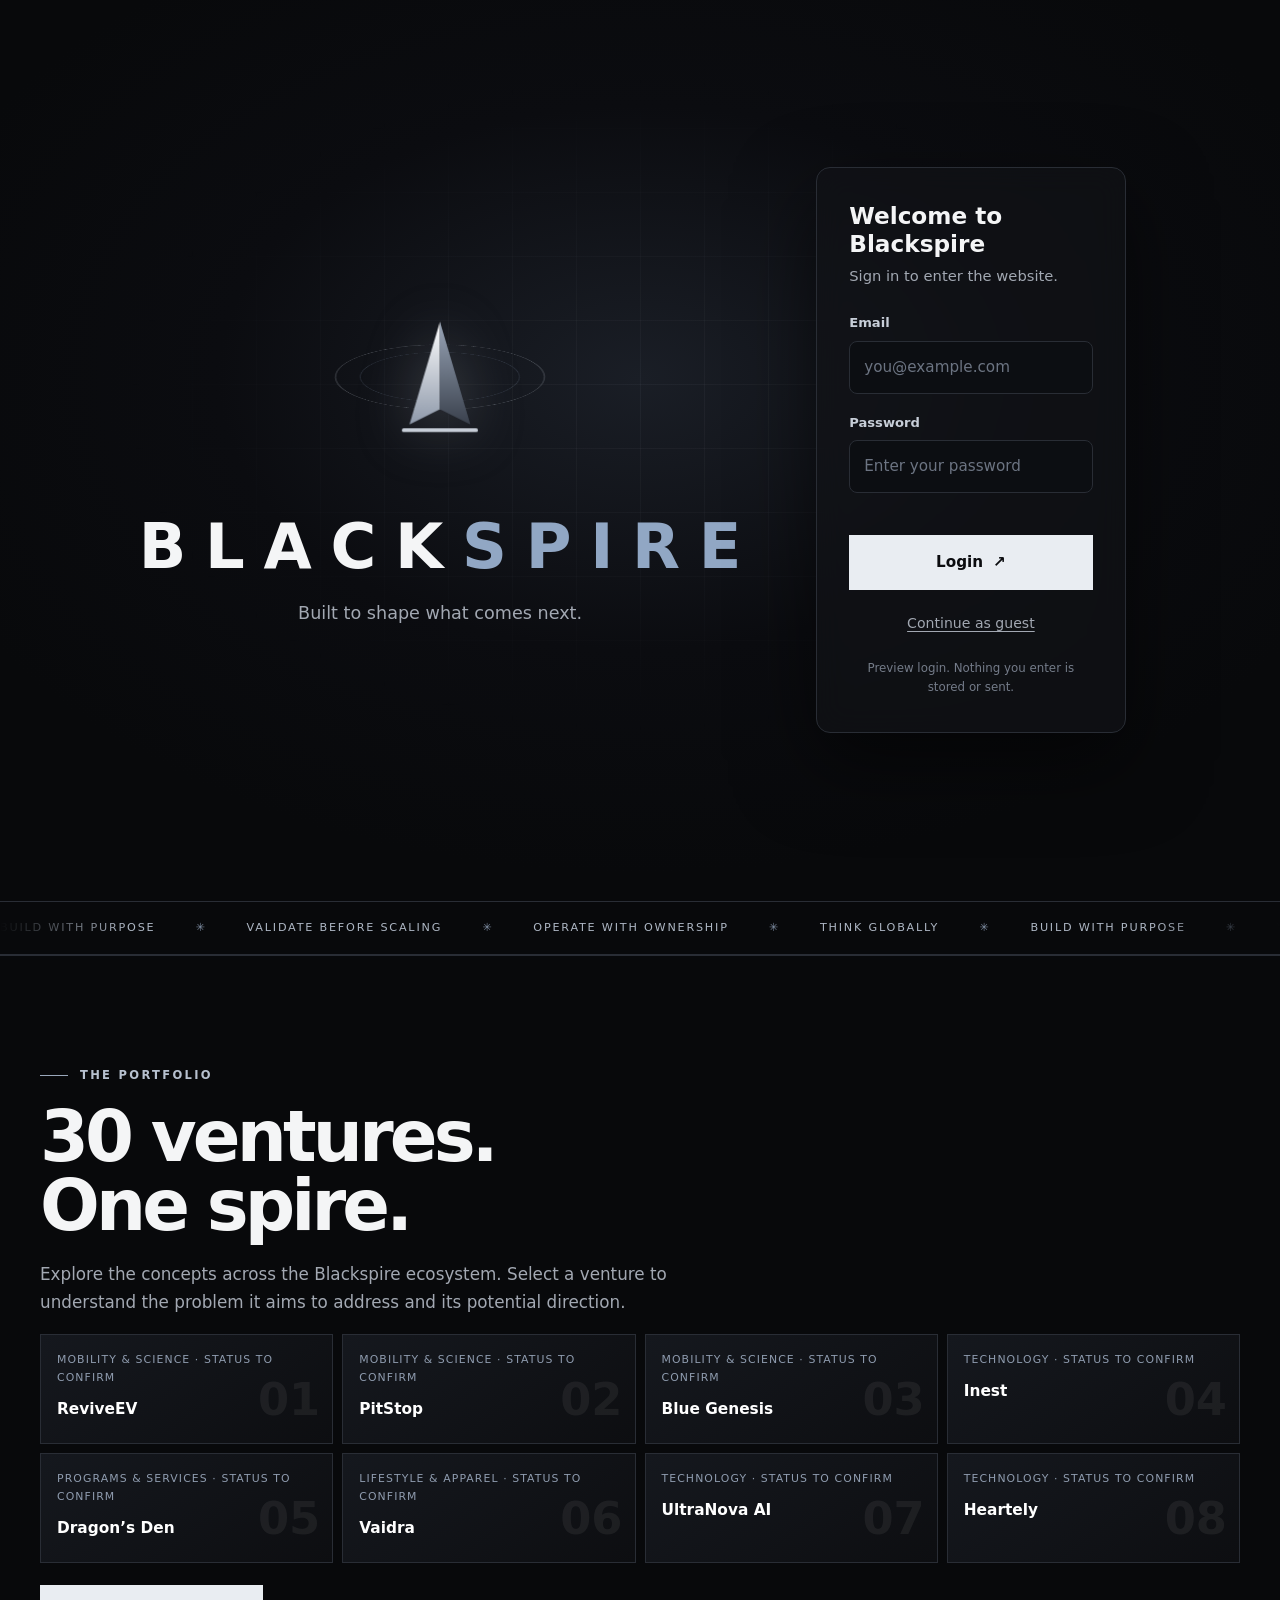
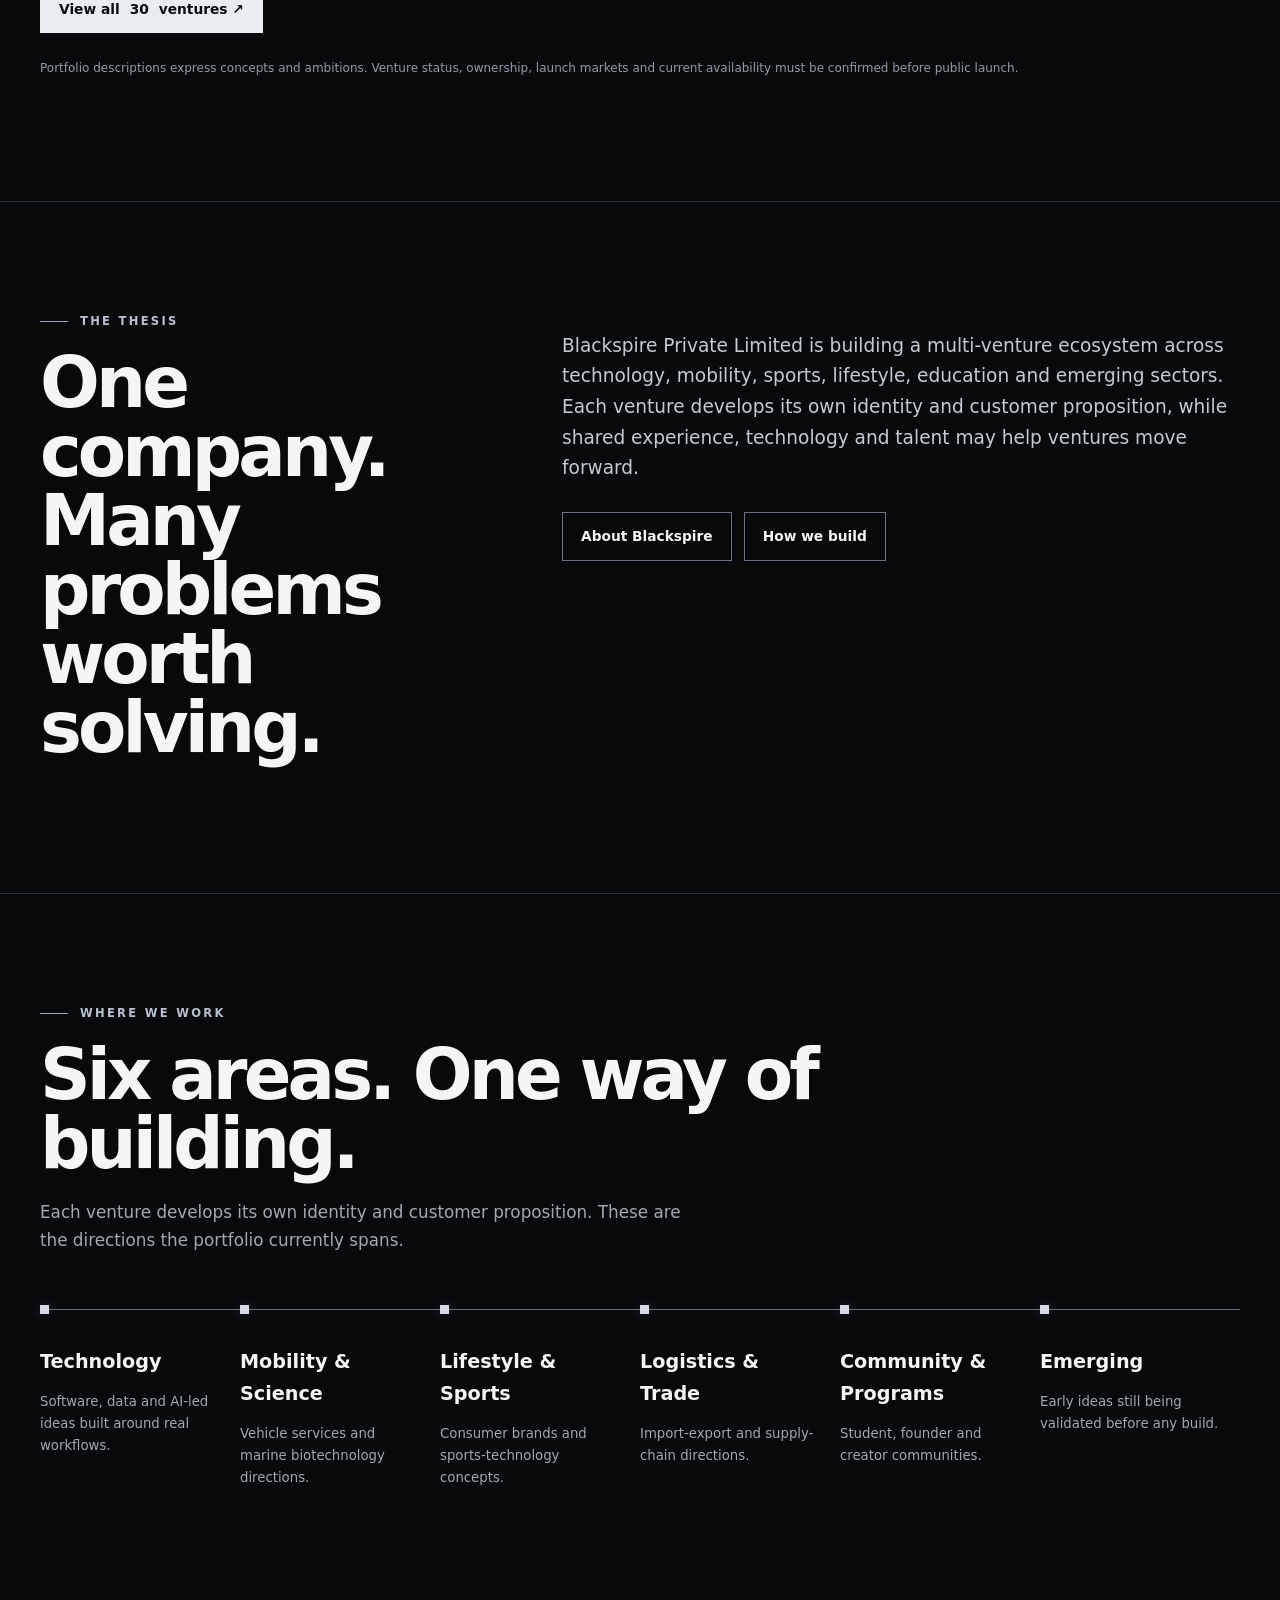
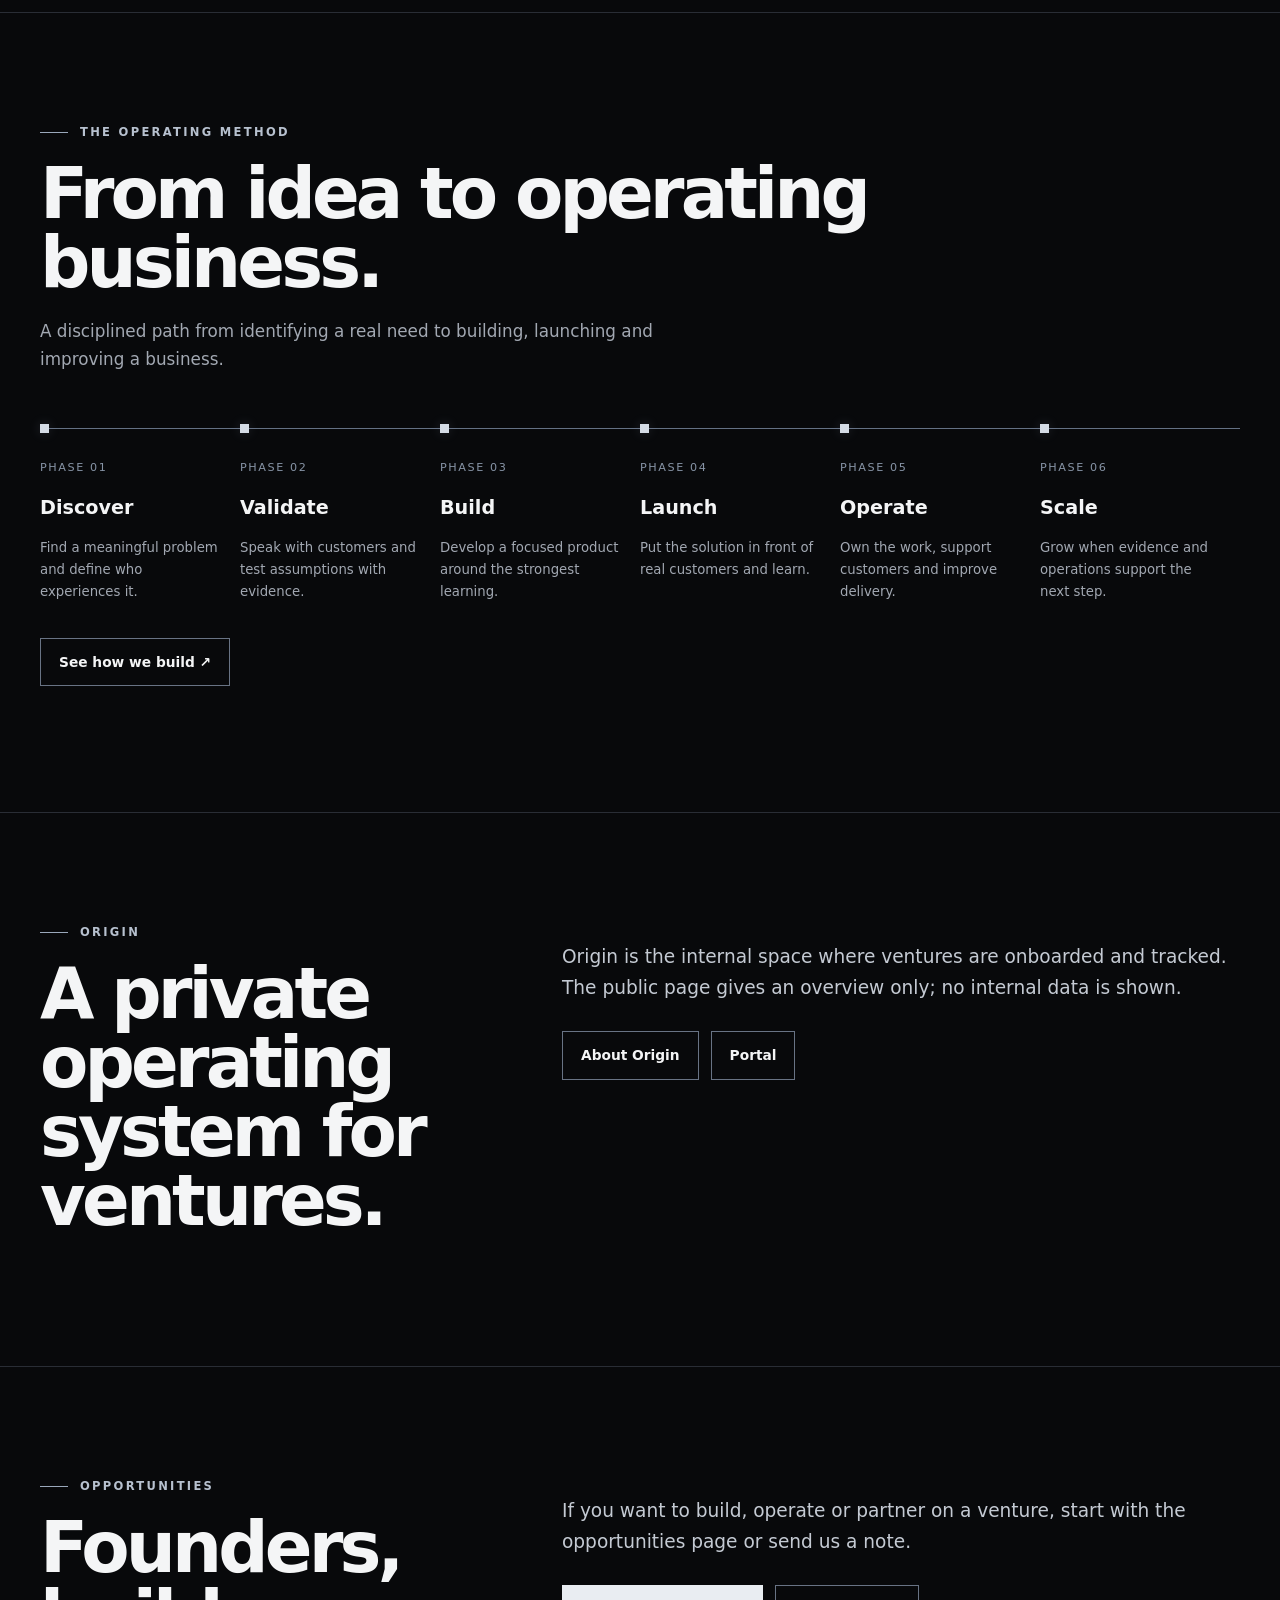
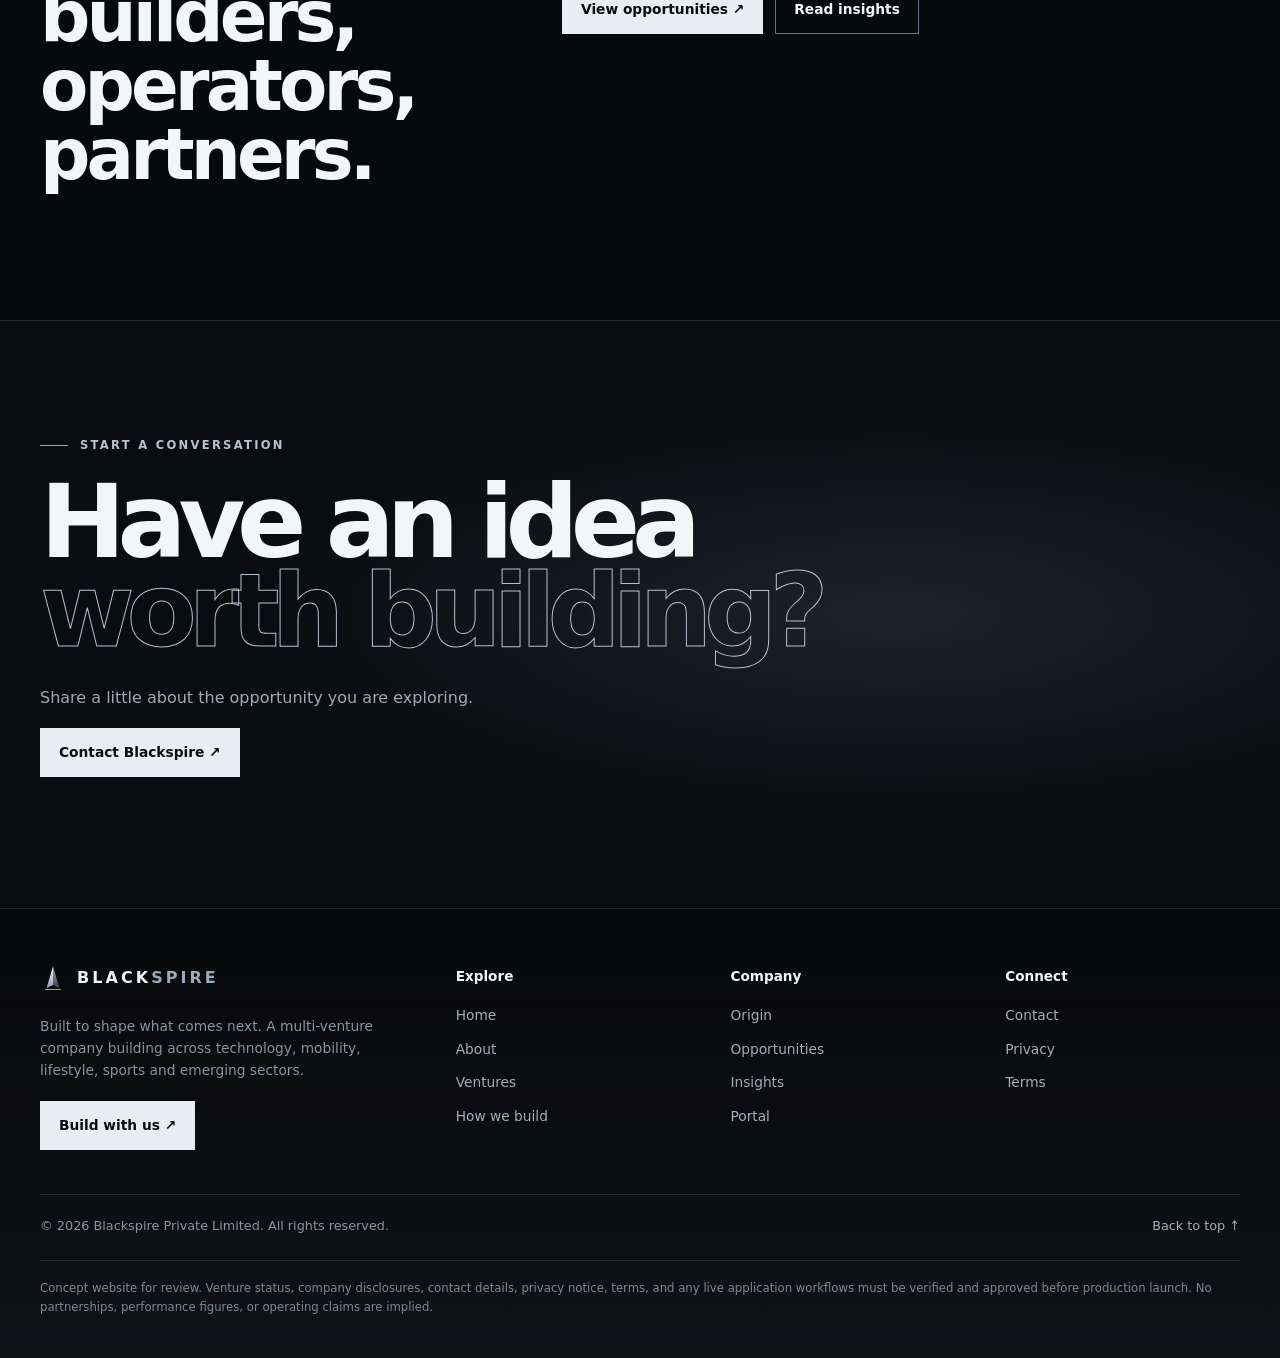
<file: index.html>
<!doctype html>
<html lang="en">
  <head>
    <meta charset="utf-8" />
    <meta name="viewport" content="width=device-width, initial-scale=1" />
    <meta name="theme-color" content="#08090b" />
    <title>Blackspire — Built to shape what comes next</title>
    <meta
      name="description"
      content="Blackspire builds ventures, develops technology and connects people around ambitious ideas across technology, mobility, sports, lifestyle and education."
    />
    <meta property="og:title" content="Blackspire — Built to shape what comes next" />
    <meta
      property="og:description"
      content="Blackspire builds ventures, develops technology and connects people around ambitious ideas across technology, mobility, sports, lifestyle and education."
    />
    <meta property="og:type" content="website" />
    <link rel="icon" type="image/svg+xml" href="logo-mark.svg" />
    <link rel="stylesheet" href="style.css" />
  </head>
  <body>
    <div class="intro-gate" id="introGate" role="dialog" aria-modal="true" aria-labelledby="loginTitle">
      <div class="intro-inner">
        <div class="intro-brand">
          <div class="intro-emblem" aria-hidden="true">
            <span class="intro-ring"></span><span class="intro-ring two"></span>
            <svg class="intro-spire" viewBox="0 0 64 64">
              <defs>
                <linearGradient id="gL" x1="0" y1="0" x2="0" y2="1"><stop offset="0" stop-color="#ffffff" /><stop offset="1" stop-color="#8e99aa" /></linearGradient>
                <linearGradient id="gR" x1="0" y1="0" x2="0" y2="1"><stop offset="0" stop-color="#9aa6b8" /><stop offset="1" stop-color="#3a414d" /></linearGradient>
              </defs>
              <path class="f" d="M32 3 L16 57 L32 49 Z" fill="url(#gL)" />
              <path class="f r" d="M32 3 L48 57 L32 49 Z" fill="url(#gR)" />
              <rect class="b" x="12" y="59" width="40" height="2" rx="1" fill="#c7ced8" />
            </svg>
          </div>
          <div class="intro-word">BLACK<span>SPIRE</span></div>
          <p class="intro-tag">Built to shape what comes next.</p>
        </div>
        <form class="login-card" id="loginForm" novalidate>
          <h2 id="loginTitle">Welcome to Blackspire</h2>
          <p class="login-sub">Sign in to enter the website.</p>
          <label for="loginEmail">Email</label>
          <input id="loginEmail" name="email" type="email" autocomplete="email" placeholder="you@example.com" />
          <label for="loginPass">Password</label>
          <input id="loginPass" name="password" type="password" autocomplete="current-password" placeholder="Enter your password" />
          <p class="login-error" id="loginError" role="alert" aria-live="polite"></p>
          <button class="btn primary login-btn" type="submit">Login <span>↗</span></button>
          <button class="login-guest" id="loginGuest" type="button">Continue as guest</button>
          <p class="login-note">Preview login. Nothing you enter is stored or sent.</p>
        </form>
      </div>
    </div>
    <a class="skip" href="#main">Skip to content</a>
    <header class="topbar">
      <div class="wrap nav">
        <a class="brand" href="index.html" aria-label="Blackspire home"><img class="brand-mark" src="logo-mark.svg" alt="" width="26" height="26" /><b>BLACK<span>SPIRE</span></b></a>
        <button class="menu-toggle" id="menuToggle" aria-expanded="false" aria-controls="navLinks">
          Menu ☰
        </button>
        <nav class="navlinks" id="navLinks" aria-label="Main navigation">
          <a href="about.html">About</a><a href="ventures.html">Ventures</a
          ><a href="how-we-build.html">How We Build</a><a href="origin.html">Origin</a
          ><a href="opportunities.html">Opportunities</a><a href="insights.html">Insights</a>
        </nav>
        <a class="nav-cta" href="contact.html">Build with us ↗</a>
      </div>
    </header>
    <main id="main">
      <section class="hero">
        <div class="wrap hero-grid">
          <div class="hero-copy">
            <div class="eyebrow">A multi-venture company</div>
            <h1>Built to shape <span class="outline">what comes</span> next.</h1>
            <p>
              Blackspire builds ventures, develops technology, and connects people around ambitious ideas.
              Across industries, we work to turn meaningful problems into structured businesses with the
              potential to grow.
            </p>
            <div class="hero-actions">
              <a class="btn primary" href="ventures.html">Explore the ecosystem <span>↘</span></a
              ><a class="btn" href="contact.html">Build with Blackspire ↗</a>
            </div>
            <div class="hero-note">One vision. Multiple ventures. A global ambition.</div>
          </div>
          <div class="visual" role="img" aria-label="Abstract metallic spire surrounded by orbital lines">
            <div class="orbital"></div>
            <div class="orbital two"></div>
            <div class="spire-scene">
              <div class="spire">
                <div class="face side"></div>
                <div class="face front"></div>
                <div class="edge"></div>
                <div class="lightline"></div>
                <div class="base"></div>
              </div>
            </div>
            <span class="star s1"></span><span class="star s2"></span><span class="star s3"></span
            ><span class="star s4"></span>
            <div class="visual-label"><b>BLACKSPIRE / 001</b>Architecture of ideas</div>
          </div>
        </div>
      </section>
      <div class="ticker" aria-label="Blackspire principles">
        <div class="wrap ticker-inner">
          <span>Build with purpose</span><span>Validate before scaling</span
          ><span>Operate with ownership</span><span>Think globally</span>
        </div>
      </div>
      <section class="section" id="ventures">
        <div class="wrap">
          <div class="portfolio-top">
            <div>
              <div class="eyebrow">The portfolio</div>
              <h2 class="section-heading"><span class="venture-count">30</span> ventures.<br />One spire.</h2>
              <p class="section-intro">
                Explore the concepts across the Blackspire ecosystem. Select a venture to understand the
                problem it aims to address and its potential direction.
              </p>
            </div>
          </div>
          <div class="venture-grid" id="ventureList" aria-label="Venture preview"></div>
          <p style="margin-top: 22px">
            <a class="btn primary" href="ventures.html"
              >View all <span class="venture-count">30</span> ventures ↗</a
            >
          </p>
          <p class="status-note">
            Portfolio descriptions express concepts and ambitions. Venture status, ownership, launch markets
            and current availability must be confirmed before public launch.
          </p>
        </div>
      </section>
      <section class="section">
        <div class="wrap about-grid">
          <div>
            <div class="eyebrow">The thesis</div>
            <h2 class="section-heading">One company. Many problems worth solving.</h2>
          </div>
          <div>
            <p class="about-copy">
              Blackspire Private Limited is building a multi-venture ecosystem across technology, mobility,
              sports, lifestyle, education and emerging sectors. Each venture develops its own identity and
              customer proposition, while shared experience, technology and talent may help ventures move
              forward.
            </p>
            <div class="link-row">
              <a class="btn" href="about.html">About Blackspire</a
              ><a class="btn" href="how-we-build.html">How we build</a>
            </div>
          </div>
        </div>
      </section>
      <section class="section" id="areas">
        <div class="wrap">
          <div class="eyebrow">Where we work</div>
          <h2 class="section-heading">Six areas. One way of building.</h2>
          <p class="section-intro">
            Each venture develops its own identity and customer proposition. These are the directions the
            portfolio currently spans.
          </p>
          <div class="process">
            <article class="process-step">
              <h3>Technology</h3>
              <p>Software, data and AI-led ideas built around real workflows.</p>
            </article>
            <article class="process-step">
              <h3>Mobility & Science</h3>
              <p>Vehicle services and marine biotechnology directions.</p>
            </article>
            <article class="process-step">
              <h3>Lifestyle & Sports</h3>
              <p>Consumer brands and sports-technology concepts.</p>
            </article>
            <article class="process-step">
              <h3>Logistics & Trade</h3>
              <p>Import-export and supply-chain directions.</p>
            </article>
            <article class="process-step">
              <h3>Community & Programs</h3>
              <p>Student, founder and creator communities.</p>
            </article>
            <article class="process-step">
              <h3>Emerging</h3>
              <p>Early ideas still being validated before any build.</p>
            </article>
          </div>
        </div>
      </section>
      <section class="section" id="method">
        <div class="wrap">
          <div class="eyebrow">The operating method</div>
          <h2 class="section-heading">From idea to operating business.</h2>
          <p class="section-intro">
            A disciplined path from identifying a real need to building, launching and improving a business.
          </p>
          <div class="process">
            <article class="process-step">
              <span class="stepno">PHASE 01</span>
              <h3>Discover</h3>
              <p>Find a meaningful problem and define who experiences it.</p>
            </article>
            <article class="process-step">
              <span class="stepno">PHASE 02</span>
              <h3>Validate</h3>
              <p>Speak with customers and test assumptions with evidence.</p>
            </article>
            <article class="process-step">
              <span class="stepno">PHASE 03</span>
              <h3>Build</h3>
              <p>Develop a focused product around the strongest learning.</p>
            </article>
            <article class="process-step">
              <span class="stepno">PHASE 04</span>
              <h3>Launch</h3>
              <p>Put the solution in front of real customers and learn.</p>
            </article>
            <article class="process-step">
              <span class="stepno">PHASE 05</span>
              <h3>Operate</h3>
              <p>Own the work, support customers and improve delivery.</p>
            </article>
            <article class="process-step">
              <span class="stepno">PHASE 06</span>
              <h3>Scale</h3>
              <p>Grow when evidence and operations support the next step.</p>
            </article>
          </div>
          <p style="margin-top: 22px"><a class="btn" href="how-we-build.html">See how we build ↗</a></p>
        </div>
      </section>
      <section class="section" id="origin-teaser">
        <div class="wrap about-grid">
          <div>
            <div class="eyebrow">Origin</div>
            <h2 class="section-heading">A private operating system for ventures.</h2>
          </div>
          <div>
            <p class="about-copy">
              Origin is the internal space where ventures are onboarded and tracked. The public page gives an
              overview only; no internal data is shown.
            </p>
            <div class="link-row">
              <a class="btn" href="origin.html">About Origin</a><a class="btn" href="portal.html">Portal</a>
            </div>
          </div>
        </div>
      </section>
      <section class="section" id="opportunities-teaser">
        <div class="wrap about-grid">
          <div>
            <div class="eyebrow">Opportunities</div>
            <h2 class="section-heading">Founders, builders, operators, partners.</h2>
          </div>
          <div>
            <p class="about-copy">
              If you want to build, operate or partner on a venture, start with the opportunities page or send
              us a note.
            </p>
            <div class="link-row">
              <a class="btn primary" href="opportunities.html">View opportunities ↗</a
              ><a class="btn" href="insights.html">Read insights</a>
            </div>
          </div>
        </div>
      </section>
      <section class="closing">
        <div class="wrap">
          <div class="eyebrow">Start a conversation</div>
          <h2>Have an idea <span>worth building?</span></h2>
          <p>Share a little about the opportunity you are exploring.</p>
          <p><a class="btn primary" href="contact.html">Contact Blackspire ↗</a></p>
        </div>
      </section>
    </main>
    <footer class="footer">
      <div class="wrap">
        <div class="footer-top">
          <div class="footer-brand">
            <a class="brand" href="index.html" aria-label="Blackspire home"><img class="brand-mark" src="logo-mark.svg" alt="" width="26" height="26" /><b>BLACK<span>SPIRE</span></b></a>
            <p>Built to shape what comes next. A multi-venture company building across technology, mobility, lifestyle, sports and emerging sectors.</p>
            <a class="btn primary" href="contact.html">Build with us ↗</a>
          </div>
          <nav class="footer-col" aria-label="Explore">
            <h4>Explore</h4>
            <a href="index.html">Home</a><a href="about.html">About</a><a href="ventures.html">Ventures</a><a href="how-we-build.html">How we build</a>
          </nav>
          <nav class="footer-col" aria-label="Company">
            <h4>Company</h4>
            <a href="origin.html">Origin</a><a href="opportunities.html">Opportunities</a><a href="insights.html">Insights</a><a href="portal.html">Portal</a>
          </nav>
          <nav class="footer-col" aria-label="Connect">
            <h4>Connect</h4>
            <a href="contact.html">Contact</a><a href="privacy.html">Privacy</a><a href="terms.html">Terms</a>
          </nav>
        </div>
        <div class="footer-bottom">
          <span>© 2026 Blackspire Private Limited. All rights reserved.</span>
          <a href="#main">Back to top ↑</a>
        </div>
        <div class="fineprint">
          Concept website for review. Venture status, company disclosures, contact details, privacy notice,
          terms, and any live application workflows must be verified and approved before production launch. No
          partnerships, performance figures, or operating claims are implied.
        </div>
      </div>
    </footer>
    <button class="backtop" id="backTop" aria-label="Back to top">↑</button>
    <script src="ventures-data.js"></script>
    <script src="ventures.js"></script>
    <script src="home.js"></script>
    <script src="site.js"></script>
    <script src="motion.js" defer></script>
    <script src="intro.js"></script>
  </body>
</html>
</file>
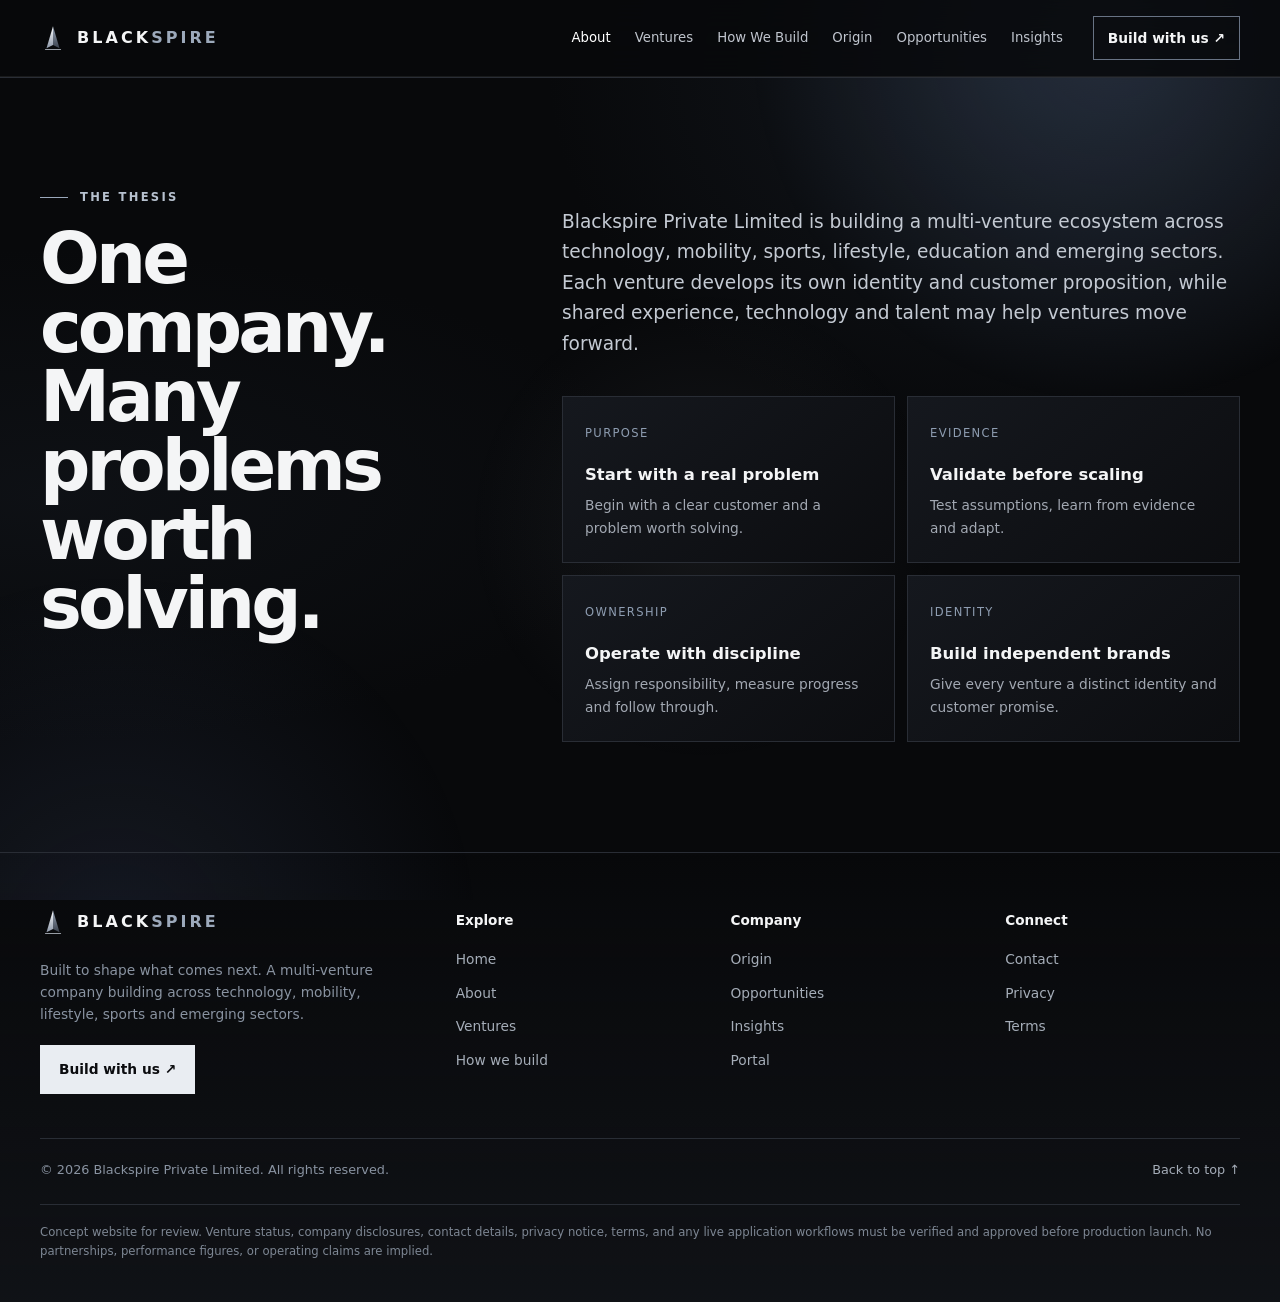
<file: about.html>
<!doctype html>
<html lang="en">
  <head>
    <meta charset="utf-8" />
    <meta name="viewport" content="width=device-width, initial-scale=1" />
    <meta name="theme-color" content="#08090b" />
    <title>About — Blackspire</title>
    <meta
      name="description"
      content="Blackspire Private Limited is building a multi-venture ecosystem across technology, mobility, sports, lifestyle, education and emerging sectors."
    />
    <meta property="og:title" content="About — Blackspire" />
    <meta
      property="og:description"
      content="Blackspire Private Limited is building a multi-venture ecosystem across technology, mobility, sports, lifestyle, education and emerging sectors."
    />
    <meta property="og:type" content="website" />
    <link rel="icon" type="image/svg+xml" href="logo-mark.svg" />
    <link rel="stylesheet" href="style.css" />
  </head>
  <body>
    <a class="skip" href="#main">Skip to content</a>
    <header class="topbar">
      <div class="wrap nav">
        <a class="brand" href="index.html" aria-label="Blackspire home"><img class="brand-mark" src="logo-mark.svg" alt="" width="26" height="26" /><b>BLACK<span>SPIRE</span></b></a>
        <button class="menu-toggle" id="menuToggle" aria-expanded="false" aria-controls="navLinks">
          Menu ☰
        </button>
        <nav class="navlinks" id="navLinks" aria-label="Main navigation">
          <a href="about.html" aria-current="page">About</a><a href="ventures.html">Ventures</a
          ><a href="how-we-build.html">How We Build</a><a href="origin.html">Origin</a
          ><a href="opportunities.html">Opportunities</a><a href="insights.html">Insights</a>
        </nav>
        <a class="nav-cta" href="contact.html">Build with us ↗</a>
      </div>
    </header>
    <main id="main">
      <section class="section" id="about">
        <div class="wrap about-grid">
          <div>
            <div class="eyebrow">The thesis</div>
            <h2 class="section-heading">One company. Many problems worth solving.</h2>
          </div>
          <div>
            <p class="about-copy">
              Blackspire Private Limited is building a multi-venture ecosystem across technology, mobility,
              sports, lifestyle, education and emerging sectors. Each venture develops its own identity and
              customer proposition, while shared experience, technology and talent may help ventures move
              forward.
            </p>
            <div class="principles">
              <article class="principle">
                <span class="num">PURPOSE</span>
                <h3>Start with a real problem</h3>
                <p>Begin with a clear customer and a problem worth solving.</p>
              </article>
              <article class="principle">
                <span class="num">EVIDENCE</span>
                <h3>Validate before scaling</h3>
                <p>Test assumptions, learn from evidence and adapt.</p>
              </article>
              <article class="principle">
                <span class="num">OWNERSHIP</span>
                <h3>Operate with discipline</h3>
                <p>Assign responsibility, measure progress and follow through.</p>
              </article>
              <article class="principle">
                <span class="num">IDENTITY</span>
                <h3>Build independent brands</h3>
                <p>Give every venture a distinct identity and customer promise.</p>
              </article>
            </div>
          </div>
        </div>
      </section>
    </main>
    <footer class="footer">
      <div class="wrap">
        <div class="footer-top">
          <div class="footer-brand">
            <a class="brand" href="index.html" aria-label="Blackspire home"><img class="brand-mark" src="logo-mark.svg" alt="" width="26" height="26" /><b>BLACK<span>SPIRE</span></b></a>
            <p>Built to shape what comes next. A multi-venture company building across technology, mobility, lifestyle, sports and emerging sectors.</p>
            <a class="btn primary" href="contact.html">Build with us ↗</a>
          </div>
          <nav class="footer-col" aria-label="Explore">
            <h4>Explore</h4>
            <a href="index.html">Home</a><a href="about.html">About</a><a href="ventures.html">Ventures</a><a href="how-we-build.html">How we build</a>
          </nav>
          <nav class="footer-col" aria-label="Company">
            <h4>Company</h4>
            <a href="origin.html">Origin</a><a href="opportunities.html">Opportunities</a><a href="insights.html">Insights</a><a href="portal.html">Portal</a>
          </nav>
          <nav class="footer-col" aria-label="Connect">
            <h4>Connect</h4>
            <a href="contact.html">Contact</a><a href="privacy.html">Privacy</a><a href="terms.html">Terms</a>
          </nav>
        </div>
        <div class="footer-bottom">
          <span>© 2026 Blackspire Private Limited. All rights reserved.</span>
          <a href="#main">Back to top ↑</a>
        </div>
        <div class="fineprint">
          Concept website for review. Venture status, company disclosures, contact details, privacy notice,
          terms, and any live application workflows must be verified and approved before production launch. No
          partnerships, performance figures, or operating claims are implied.
        </div>
      </div>
    </footer>
    <button class="backtop" id="backTop" aria-label="Back to top">↑</button>
    <script src="site.js"></script>
    <script src="motion.js" defer></script>
  </body>
</html>
</file>
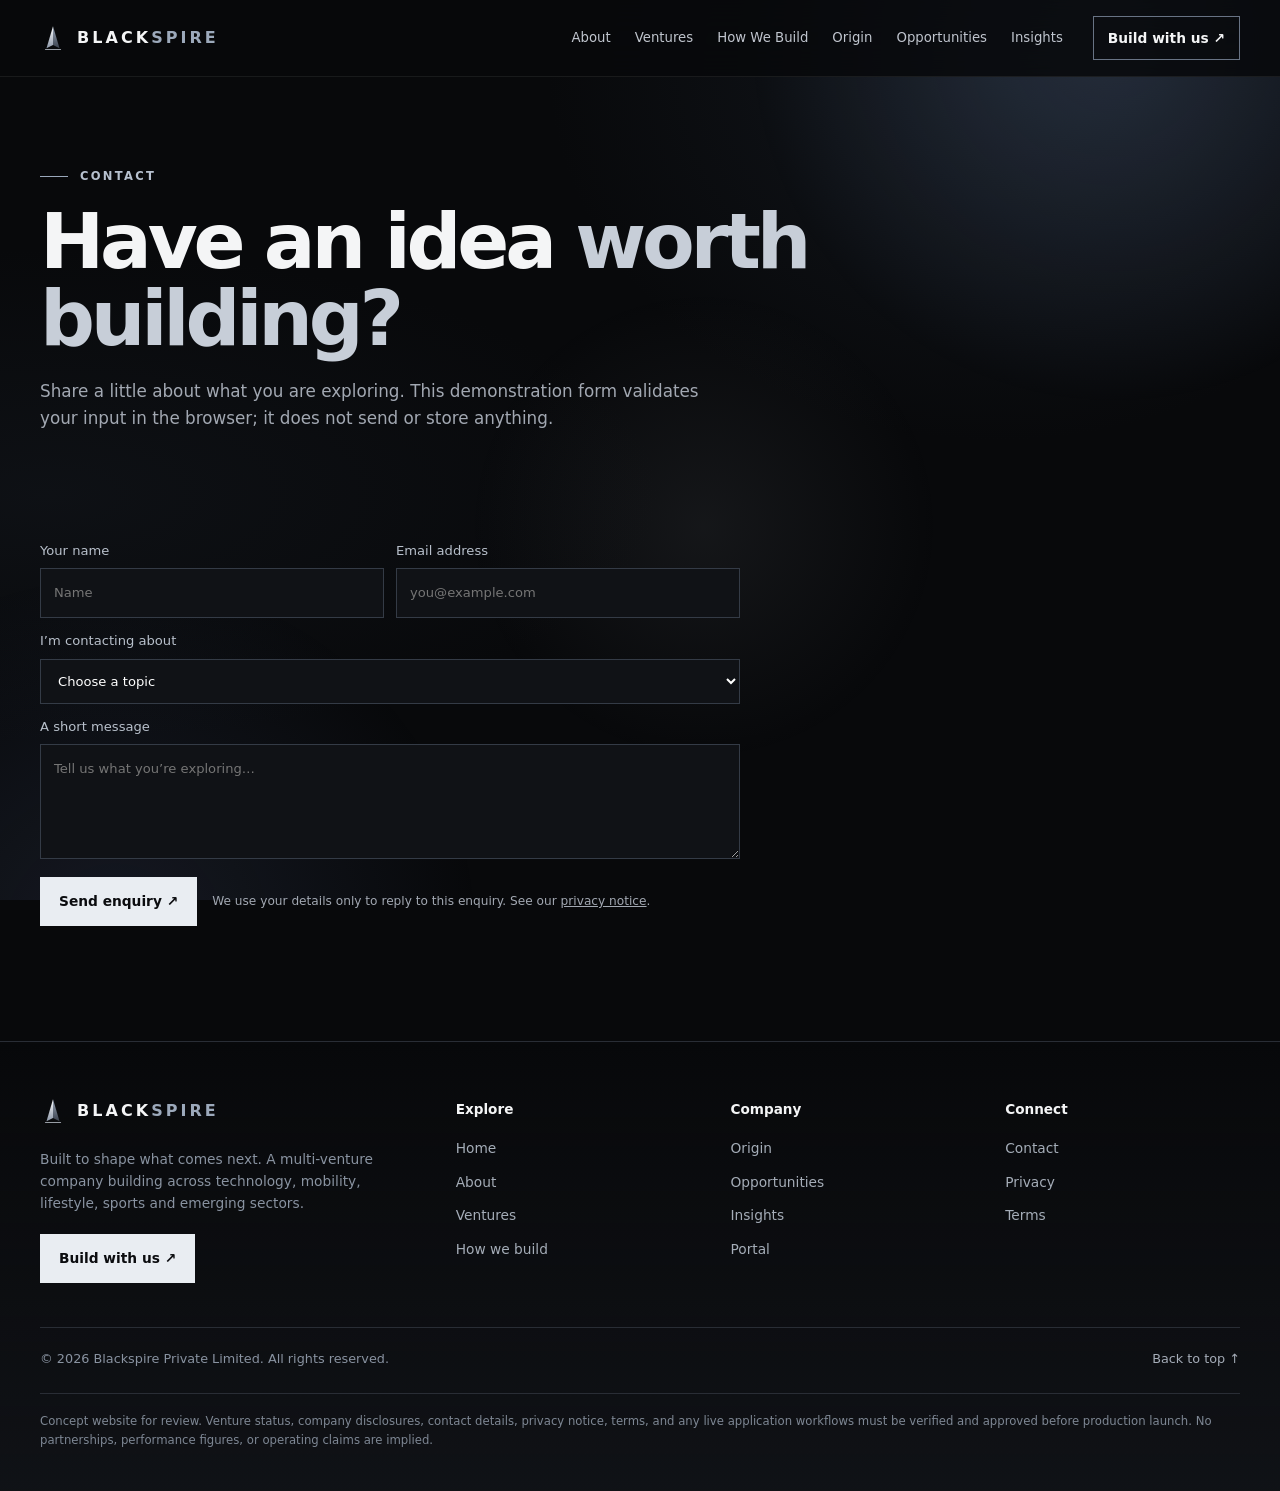
<file: contact.html>
<!doctype html>
<html lang="en">
  <head>
    <meta charset="utf-8" />
    <meta name="viewport" content="width=device-width, initial-scale=1" />
    <meta name="theme-color" content="#08090b" />
    <title>Contact — Blackspire</title>
    <meta name="description" content="Corporate, partnership and general enquiries for Blackspire." />
    <meta property="og:title" content="Contact — Blackspire" />
    <meta property="og:description" content="Corporate, partnership and general enquiries for Blackspire." />
    <meta property="og:type" content="website" />
    <link rel="icon" type="image/svg+xml" href="logo-mark.svg" />
    <link rel="stylesheet" href="style.css" />
  </head>
  <body>
    <a class="skip" href="#main">Skip to content</a>
    <header class="topbar">
      <div class="wrap nav">
        <a class="brand" href="index.html" aria-label="Blackspire home"><img class="brand-mark" src="logo-mark.svg" alt="" width="26" height="26" /><b>BLACK<span>SPIRE</span></b></a>
        <button class="menu-toggle" id="menuToggle" aria-expanded="false" aria-controls="navLinks">
          Menu ☰
        </button>
        <nav class="navlinks" id="navLinks" aria-label="Main navigation">
          <a href="about.html">About</a><a href="ventures.html">Ventures</a
          ><a href="how-we-build.html">How We Build</a><a href="origin.html">Origin</a
          ><a href="opportunities.html">Opportunities</a><a href="insights.html">Insights</a>
        </nav>
        <a class="nav-cta" href="contact.html">Build with us ↗</a>
      </div>
    </header>
    <main id="main">
      <section class="page-hero">
        <div class="wrap">
          <div class="eyebrow">Contact</div>
          <h1>Have an idea <span style="color: var(--silver)">worth building?</span></h1>
          <p class="section-intro">
            Share a little about what you are exploring. This demonstration form validates your input in the
            browser; it does not send or store anything.
          </p>
        </div>
      </section>
      <div class="wrap page-body">
        <form class="form" id="contactForm">
          <input type="hidden" name="venture_id" value="" />
          <p class="muted" id="ventureHint"></p>
          <div class="form-row">
            <label class="field"
              >Your name<input required name="name" autocomplete="name" maxlength="80" placeholder="Name"
            /></label>
            <label class="field"
              >Email address<input
                required
                name="email"
                type="email"
                autocomplete="email"
                maxlength="120"
                placeholder="you@example.com"
            /></label>
          </div>
          <label class="field"
            >I’m contacting about
            <select required name="topic">
              <option value="">Choose a topic</option>
              <option>Founder / Origin</option>
              <option>Business enquiry</option>
              <option>Partnership</option>
              <option>Careers / Internship</option>
              <option>General question</option>
            </select>
          </label>
          <label class="field"
            >A short message<textarea
              required
              name="message"
              rows="4"
              maxlength="1200"
              placeholder="Tell us what you’re exploring…"
            ></textarea>
          </label>
          <label class="hp" aria-hidden="true"
            >Leave this empty<input name="website" tabindex="-1" autocomplete="off"
          /></label>
          <div class="form-actions">
            <button class="btn primary" type="submit">Send enquiry ↗</button>
            <span class="form-note"
              >We use your details only to reply to this enquiry. See our
              <a href="privacy.html">privacy notice</a>.</span
            >
          </div>
          <p class="form-message" id="formMessage" role="status" aria-live="polite"></p>
        </form>
      </div>
    </main>
    <footer class="footer">
      <div class="wrap">
        <div class="footer-top">
          <div class="footer-brand">
            <a class="brand" href="index.html" aria-label="Blackspire home"><img class="brand-mark" src="logo-mark.svg" alt="" width="26" height="26" /><b>BLACK<span>SPIRE</span></b></a>
            <p>Built to shape what comes next. A multi-venture company building across technology, mobility, lifestyle, sports and emerging sectors.</p>
            <a class="btn primary" href="contact.html">Build with us ↗</a>
          </div>
          <nav class="footer-col" aria-label="Explore">
            <h4>Explore</h4>
            <a href="index.html">Home</a><a href="about.html">About</a><a href="ventures.html">Ventures</a><a href="how-we-build.html">How we build</a>
          </nav>
          <nav class="footer-col" aria-label="Company">
            <h4>Company</h4>
            <a href="origin.html">Origin</a><a href="opportunities.html">Opportunities</a><a href="insights.html">Insights</a><a href="portal.html">Portal</a>
          </nav>
          <nav class="footer-col" aria-label="Connect">
            <h4>Connect</h4>
            <a href="contact.html">Contact</a><a href="privacy.html">Privacy</a><a href="terms.html">Terms</a>
          </nav>
        </div>
        <div class="footer-bottom">
          <span>© 2026 Blackspire Private Limited. All rights reserved.</span>
          <a href="#main">Back to top ↑</a>
        </div>
        <div class="fineprint">
          Concept website for review. Venture status, company disclosures, contact details, privacy notice,
          terms, and any live application workflows must be verified and approved before production launch. No
          partnerships, performance figures, or operating claims are implied.
        </div>
      </div>
    </footer>
    <button class="backtop" id="backTop" aria-label="Back to top">↑</button>
    <script src="contact.js"></script>
    <script src="site.js"></script>
    <script src="motion.js" defer></script>
  </body>
</html>
</file>
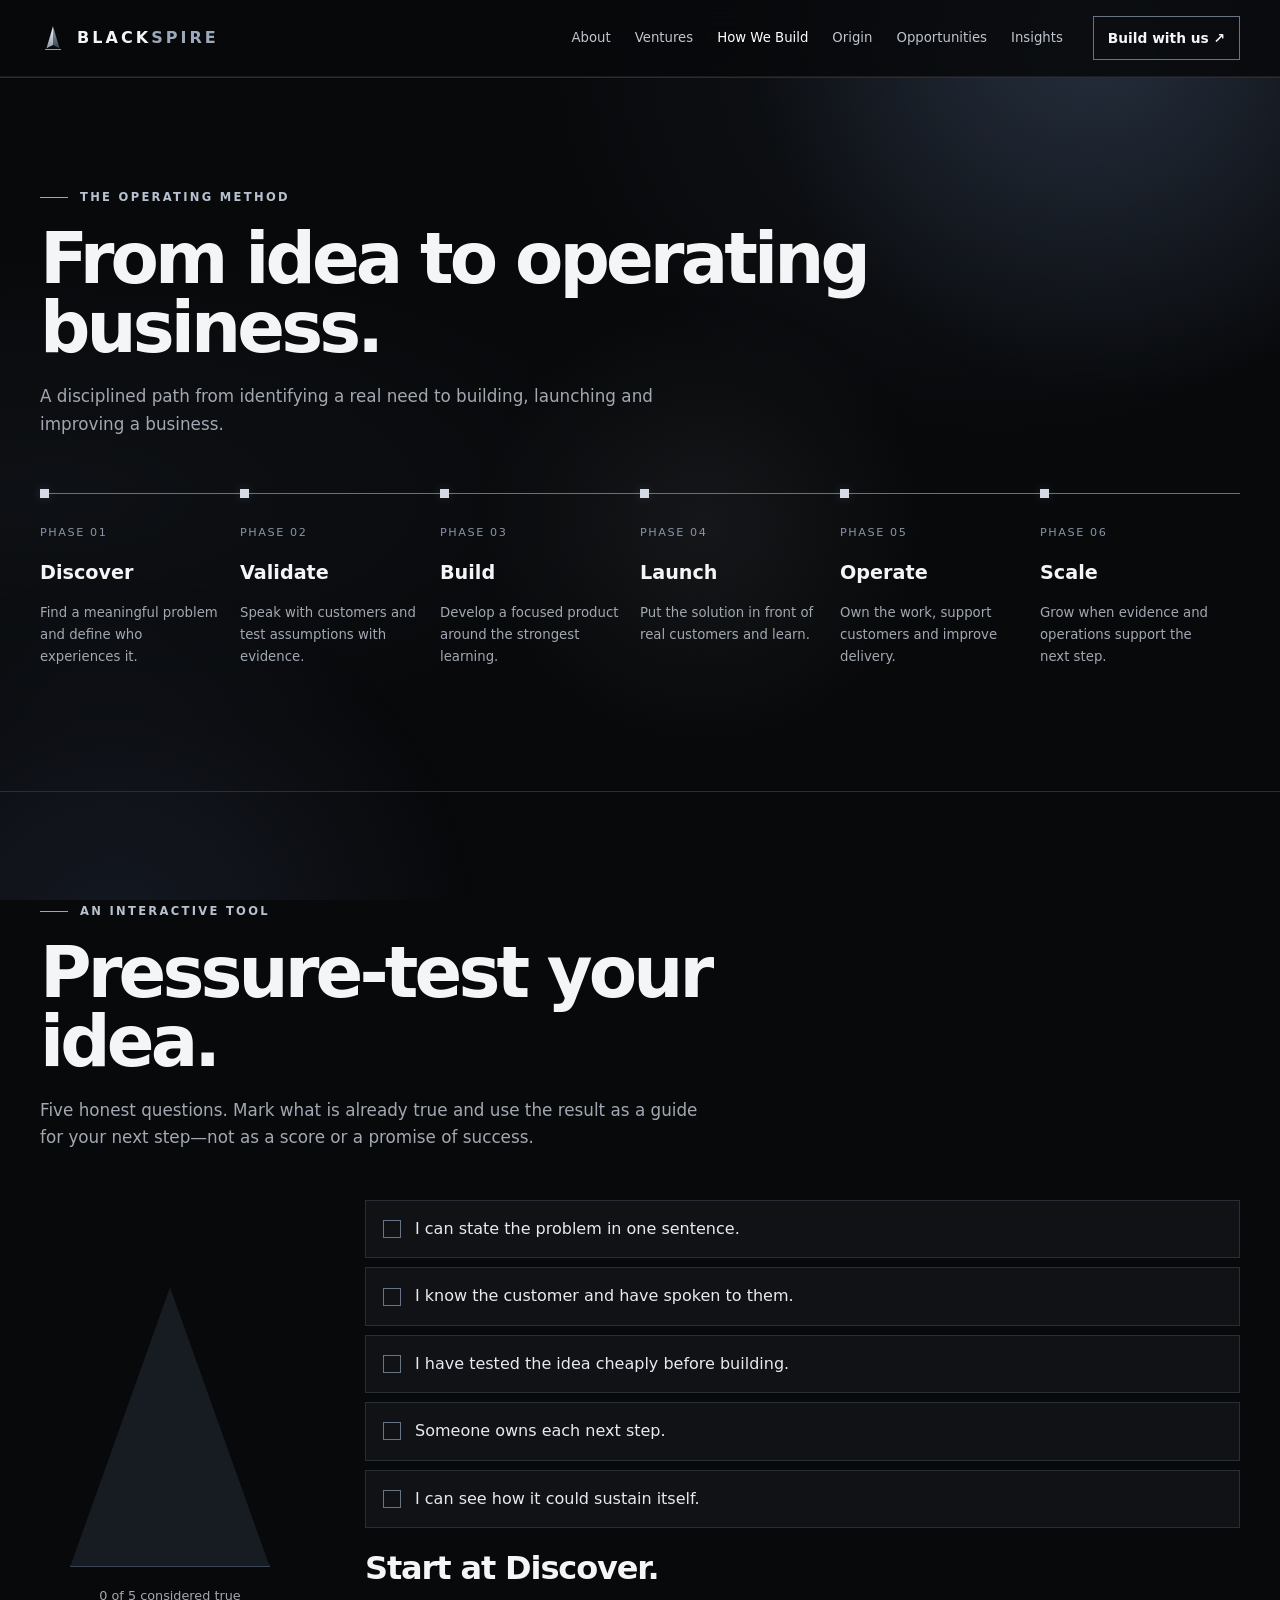
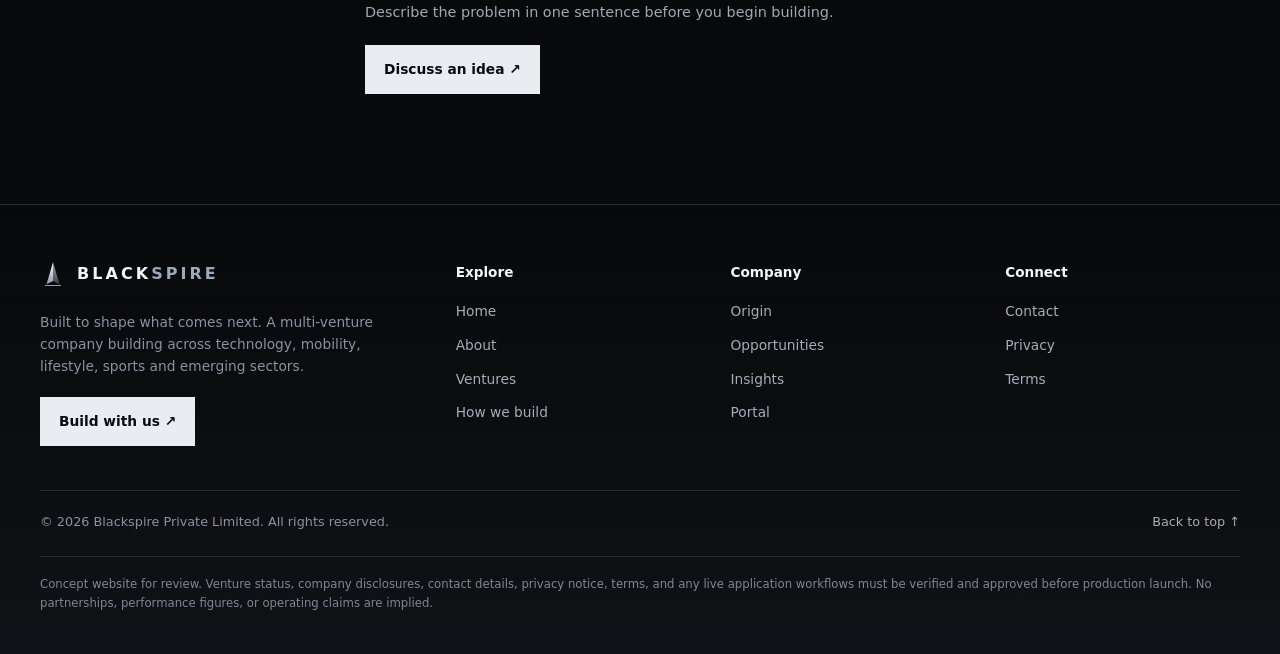
<file: how-we-build.html>
<!doctype html>
<html lang="en">
  <head>
    <meta charset="utf-8" />
    <meta name="viewport" content="width=device-width, initial-scale=1" />
    <meta name="theme-color" content="#08090b" />
    <title>How we build — Blackspire</title>
    <meta
      name="description"
      content="Discover, validate, build, launch, operate and scale: the Blackspire operating method, plus a short idea checker."
    />
    <meta property="og:title" content="How we build — Blackspire" />
    <meta
      property="og:description"
      content="Discover, validate, build, launch, operate and scale: the Blackspire operating method, plus a short idea checker."
    />
    <meta property="og:type" content="website" />
    <link rel="icon" type="image/svg+xml" href="logo-mark.svg" />
    <link rel="stylesheet" href="style.css" />
  </head>
  <body>
    <a class="skip" href="#main">Skip to content</a>
    <header class="topbar">
      <div class="wrap nav">
        <a class="brand" href="index.html" aria-label="Blackspire home"><img class="brand-mark" src="logo-mark.svg" alt="" width="26" height="26" /><b>BLACK<span>SPIRE</span></b></a>
        <button class="menu-toggle" id="menuToggle" aria-expanded="false" aria-controls="navLinks">
          Menu ☰
        </button>
        <nav class="navlinks" id="navLinks" aria-label="Main navigation">
          <a href="about.html">About</a><a href="ventures.html">Ventures</a
          ><a href="how-we-build.html" aria-current="page">How We Build</a><a href="origin.html">Origin</a
          ><a href="opportunities.html">Opportunities</a><a href="insights.html">Insights</a>
        </nav>
        <a class="nav-cta" href="contact.html">Build with us ↗</a>
      </div>
    </header>
    <main id="main">
      <section class="section" id="method">
        <div class="wrap">
          <div class="eyebrow">The operating method</div>
          <h2 class="section-heading">From idea to operating business.</h2>
          <p class="section-intro">
            A disciplined path from identifying a real need to building, launching and improving a business.
          </p>
          <div class="process">
            <article class="process-step">
              <span class="stepno">PHASE 01</span>
              <h3>Discover</h3>
              <p>Find a meaningful problem and define who experiences it.</p>
            </article>
            <article class="process-step">
              <span class="stepno">PHASE 02</span>
              <h3>Validate</h3>
              <p>Speak with customers and test assumptions with evidence.</p>
            </article>
            <article class="process-step">
              <span class="stepno">PHASE 03</span>
              <h3>Build</h3>
              <p>Develop a focused product around the strongest learning.</p>
            </article>
            <article class="process-step">
              <span class="stepno">PHASE 04</span>
              <h3>Launch</h3>
              <p>Put the solution in front of real customers and learn.</p>
            </article>
            <article class="process-step">
              <span class="stepno">PHASE 05</span>
              <h3>Operate</h3>
              <p>Own the work, support customers and improve delivery.</p>
            </article>
            <article class="process-step">
              <span class="stepno">PHASE 06</span>
              <h3>Scale</h3>
              <p>Grow when evidence and operations support the next step.</p>
            </article>
          </div>
        </div>
      </section>
      <section class="section" id="idea">
        <div class="wrap">
          <div class="eyebrow">An interactive tool</div>
          <h2 class="section-heading">Pressure-test your idea.</h2>
          <p class="section-intro">
            Five honest questions. Mark what is already true and use the result as a guide for your next
            step—not as a score or a promise of success.
          </p>
          <div class="idea-layout">
            <div class="gauge-wrap">
              <div class="gauge" role="img" aria-label="Idea readiness visualization">
                <div class="gauge-fill" id="gaugeFill"></div>
              </div>
              <div class="gauge-count" id="gaugeCount">0 of 5 considered true</div>
            </div>
            <div>
              <div class="questions" id="questions"></div>
              <h3 class="verdict" id="verdict" aria-live="polite">Start at Discover.</h3>
              <p class="verdict-copy" id="verdictCopy">
                Describe the problem in one sentence before you begin building.
              </p>
              <a class="btn primary" href="contact.html" id="ideaCta">Discuss an idea ↗</a>
            </div>
          </div>
        </div>
      </section>
    </main>
    <footer class="footer">
      <div class="wrap">
        <div class="footer-top">
          <div class="footer-brand">
            <a class="brand" href="index.html" aria-label="Blackspire home"><img class="brand-mark" src="logo-mark.svg" alt="" width="26" height="26" /><b>BLACK<span>SPIRE</span></b></a>
            <p>Built to shape what comes next. A multi-venture company building across technology, mobility, lifestyle, sports and emerging sectors.</p>
            <a class="btn primary" href="contact.html">Build with us ↗</a>
          </div>
          <nav class="footer-col" aria-label="Explore">
            <h4>Explore</h4>
            <a href="index.html">Home</a><a href="about.html">About</a><a href="ventures.html">Ventures</a><a href="how-we-build.html">How we build</a>
          </nav>
          <nav class="footer-col" aria-label="Company">
            <h4>Company</h4>
            <a href="origin.html">Origin</a><a href="opportunities.html">Opportunities</a><a href="insights.html">Insights</a><a href="portal.html">Portal</a>
          </nav>
          <nav class="footer-col" aria-label="Connect">
            <h4>Connect</h4>
            <a href="contact.html">Contact</a><a href="privacy.html">Privacy</a><a href="terms.html">Terms</a>
          </nav>
        </div>
        <div class="footer-bottom">
          <span>© 2026 Blackspire Private Limited. All rights reserved.</span>
          <a href="#main">Back to top ↑</a>
        </div>
        <div class="fineprint">
          Concept website for review. Venture status, company disclosures, contact details, privacy notice,
          terms, and any live application workflows must be verified and approved before production launch. No
          partnerships, performance figures, or operating claims are implied.
        </div>
      </div>
    </footer>
    <button class="backtop" id="backTop" aria-label="Back to top">↑</button>
    <script src="idea-checker.js"></script>
    <script src="site.js"></script>
    <script src="motion.js" defer></script>
  </body>
</html>
</file>
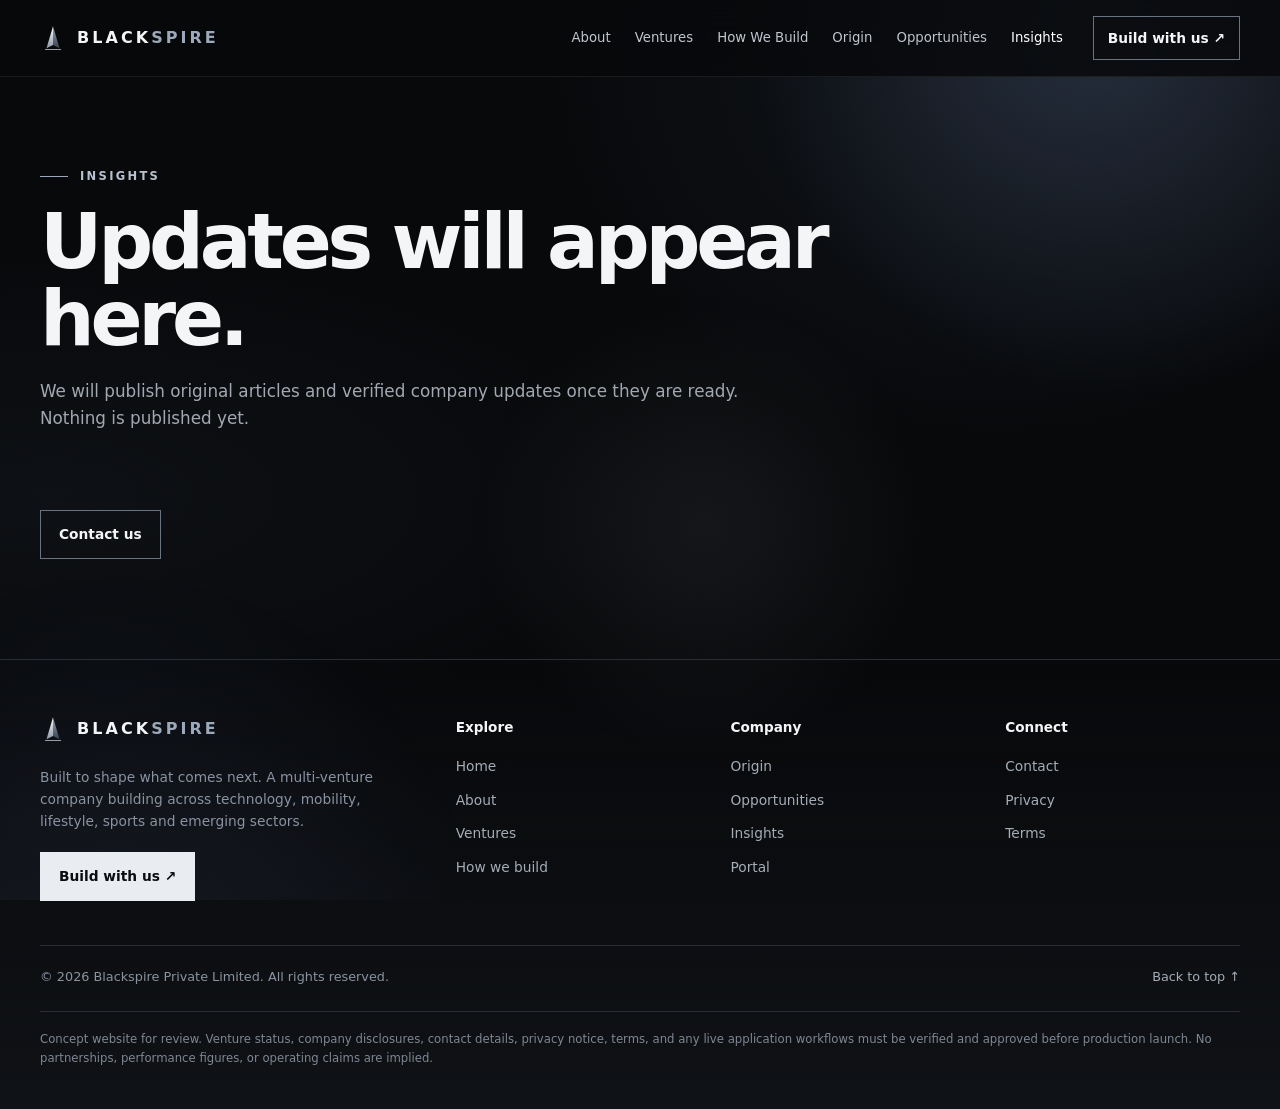
<file: insights.html>
<!doctype html>
<html lang="en">
  <head>
    <meta charset="utf-8" />
    <meta name="viewport" content="width=device-width, initial-scale=1" />
    <meta name="theme-color" content="#08090b" />
    <title>Insights — Blackspire</title>
    <meta name="description" content="Articles and verified company updates from Blackspire." />
    <meta property="og:title" content="Insights — Blackspire" />
    <meta property="og:description" content="Articles and verified company updates from Blackspire." />
    <meta property="og:type" content="website" />
    <link rel="icon" type="image/svg+xml" href="logo-mark.svg" />
    <link rel="stylesheet" href="style.css" />
  </head>
  <body>
    <a class="skip" href="#main">Skip to content</a>
    <header class="topbar">
      <div class="wrap nav">
        <a class="brand" href="index.html" aria-label="Blackspire home"><img class="brand-mark" src="logo-mark.svg" alt="" width="26" height="26" /><b>BLACK<span>SPIRE</span></b></a>
        <button class="menu-toggle" id="menuToggle" aria-expanded="false" aria-controls="navLinks">
          Menu ☰
        </button>
        <nav class="navlinks" id="navLinks" aria-label="Main navigation">
          <a href="about.html">About</a><a href="ventures.html">Ventures</a
          ><a href="how-we-build.html">How We Build</a><a href="origin.html">Origin</a
          ><a href="opportunities.html">Opportunities</a
          ><a href="insights.html" aria-current="page">Insights</a>
        </nav>
        <a class="nav-cta" href="contact.html">Build with us ↗</a>
      </div>
    </header>
    <main id="main">
      <section class="page-hero">
        <div class="wrap">
          <div class="eyebrow">Insights</div>
          <h1>Updates will appear here.</h1>
          <p class="section-intro">
            We will publish original articles and verified company updates once they are ready. Nothing is
            published yet.
          </p>
        </div>
      </section>
      <div class="wrap page-body"><a class="btn" href="contact.html">Contact us</a></div>
    </main>
    <footer class="footer">
      <div class="wrap">
        <div class="footer-top">
          <div class="footer-brand">
            <a class="brand" href="index.html" aria-label="Blackspire home"><img class="brand-mark" src="logo-mark.svg" alt="" width="26" height="26" /><b>BLACK<span>SPIRE</span></b></a>
            <p>Built to shape what comes next. A multi-venture company building across technology, mobility, lifestyle, sports and emerging sectors.</p>
            <a class="btn primary" href="contact.html">Build with us ↗</a>
          </div>
          <nav class="footer-col" aria-label="Explore">
            <h4>Explore</h4>
            <a href="index.html">Home</a><a href="about.html">About</a><a href="ventures.html">Ventures</a><a href="how-we-build.html">How we build</a>
          </nav>
          <nav class="footer-col" aria-label="Company">
            <h4>Company</h4>
            <a href="origin.html">Origin</a><a href="opportunities.html">Opportunities</a><a href="insights.html">Insights</a><a href="portal.html">Portal</a>
          </nav>
          <nav class="footer-col" aria-label="Connect">
            <h4>Connect</h4>
            <a href="contact.html">Contact</a><a href="privacy.html">Privacy</a><a href="terms.html">Terms</a>
          </nav>
        </div>
        <div class="footer-bottom">
          <span>© 2026 Blackspire Private Limited. All rights reserved.</span>
          <a href="#main">Back to top ↑</a>
        </div>
        <div class="fineprint">
          Concept website for review. Venture status, company disclosures, contact details, privacy notice,
          terms, and any live application workflows must be verified and approved before production launch. No
          partnerships, performance figures, or operating claims are implied.
        </div>
      </div>
    </footer>
    <button class="backtop" id="backTop" aria-label="Back to top">↑</button>
    <script src="site.js"></script>
    <script src="motion.js" defer></script>
  </body>
</html>
</file>
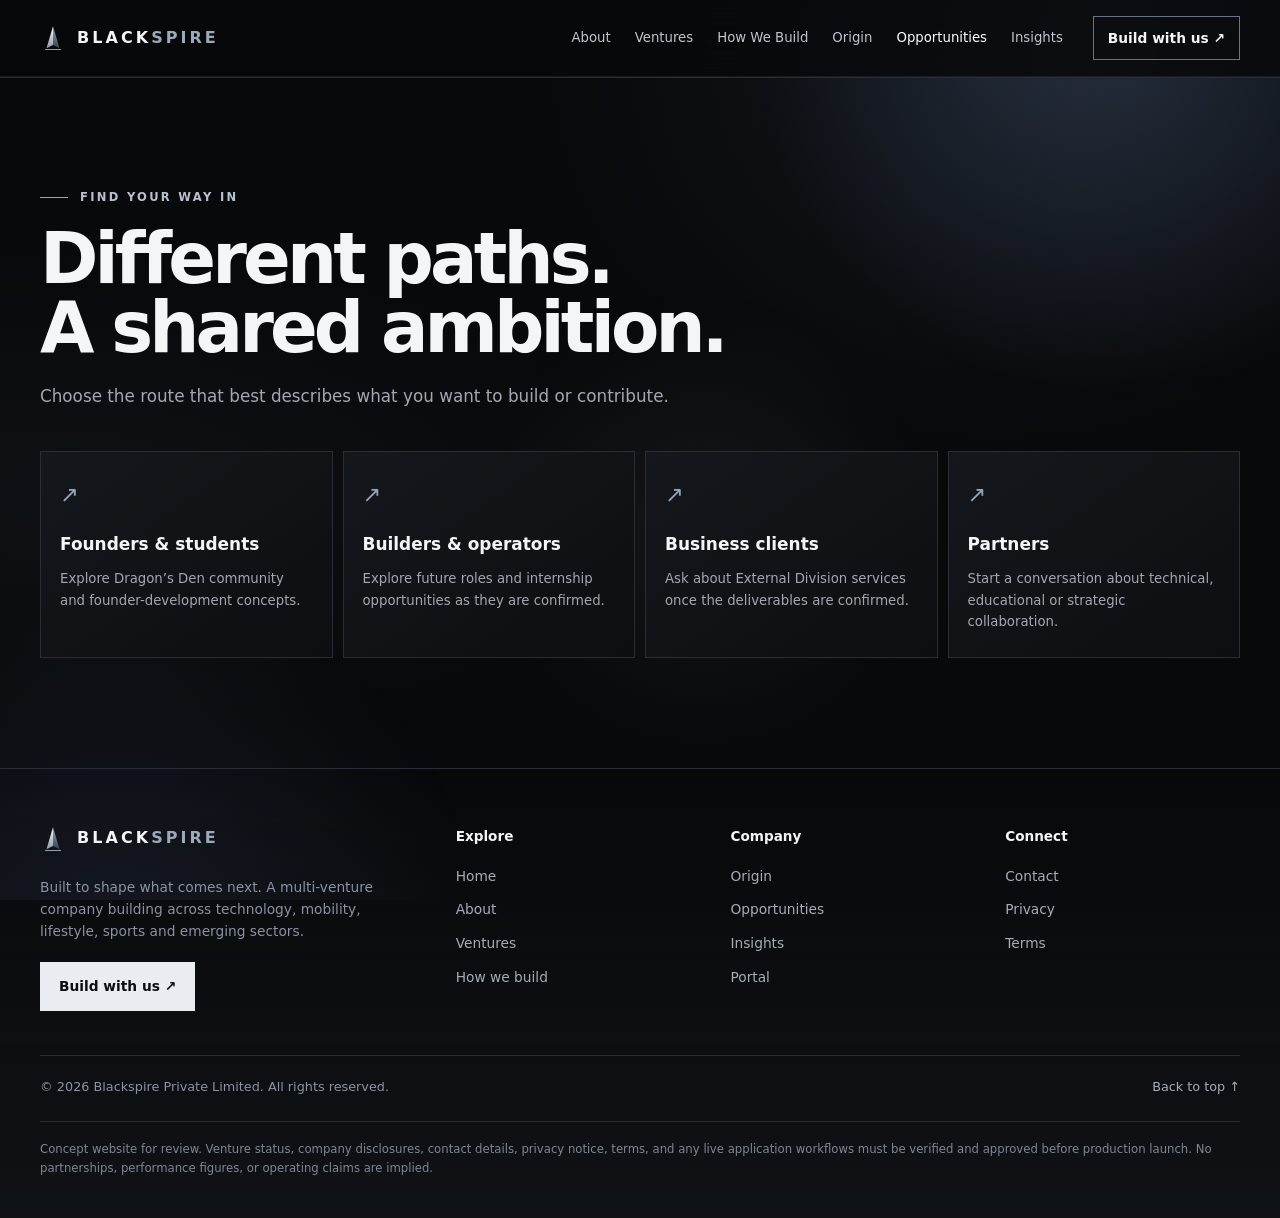
<file: opportunities.html>
<!doctype html>
<html lang="en">
  <head>
    <meta charset="utf-8" />
    <meta name="viewport" content="width=device-width, initial-scale=1" />
    <meta name="theme-color" content="#08090b" />
    <title>Opportunities — Blackspire</title>
    <meta
      name="description"
      content="Founders, builders, operators, business clients and partners: find your way in to the Blackspire ecosystem."
    />
    <meta property="og:title" content="Opportunities — Blackspire" />
    <meta
      property="og:description"
      content="Founders, builders, operators, business clients and partners: find your way in to the Blackspire ecosystem."
    />
    <meta property="og:type" content="website" />
    <link rel="icon" type="image/svg+xml" href="logo-mark.svg" />
    <link rel="stylesheet" href="style.css" />
  </head>
  <body>
    <a class="skip" href="#main">Skip to content</a>
    <header class="topbar">
      <div class="wrap nav">
        <a class="brand" href="index.html" aria-label="Blackspire home"><img class="brand-mark" src="logo-mark.svg" alt="" width="26" height="26" /><b>BLACK<span>SPIRE</span></b></a>
        <button class="menu-toggle" id="menuToggle" aria-expanded="false" aria-controls="navLinks">
          Menu ☰
        </button>
        <nav class="navlinks" id="navLinks" aria-label="Main navigation">
          <a href="about.html">About</a><a href="ventures.html">Ventures</a
          ><a href="how-we-build.html">How We Build</a><a href="origin.html">Origin</a
          ><a href="opportunities.html" aria-current="page">Opportunities</a
          ><a href="insights.html">Insights</a>
        </nav>
        <a class="nav-cta" href="contact.html">Build with us ↗</a>
      </div>
    </header>
    <main id="main">
      <section class="section" id="opportunities">
        <div class="wrap">
          <div class="eyebrow">Find your way in</div>
          <h2 class="section-heading">Different paths.<br />A shared ambition.</h2>
          <p class="section-intro">
            Choose the route that best describes what you want to build or contribute.
          </p>
          <div class="audience-grid">
            <article class="audience">
              <span class="arrow">↗</span>
              <h3>Founders & students</h3>
              <p>Explore Dragon’s Den community and founder-development concepts.</p>
            </article>
            <article class="audience">
              <span class="arrow">↗</span>
              <h3>Builders & operators</h3>
              <p>Explore future roles and internship opportunities as they are confirmed.</p>
            </article>
            <article class="audience">
              <span class="arrow">↗</span>
              <h3>Business clients</h3>
              <p>Ask about External Division services once the deliverables are confirmed.</p>
            </article>
            <article class="audience">
              <span class="arrow">↗</span>
              <h3>Partners</h3>
              <p>Start a conversation about technical, educational or strategic collaboration.</p>
            </article>
          </div>
        </div>
      </section>
    </main>
    <footer class="footer">
      <div class="wrap">
        <div class="footer-top">
          <div class="footer-brand">
            <a class="brand" href="index.html" aria-label="Blackspire home"><img class="brand-mark" src="logo-mark.svg" alt="" width="26" height="26" /><b>BLACK<span>SPIRE</span></b></a>
            <p>Built to shape what comes next. A multi-venture company building across technology, mobility, lifestyle, sports and emerging sectors.</p>
            <a class="btn primary" href="contact.html">Build with us ↗</a>
          </div>
          <nav class="footer-col" aria-label="Explore">
            <h4>Explore</h4>
            <a href="index.html">Home</a><a href="about.html">About</a><a href="ventures.html">Ventures</a><a href="how-we-build.html">How we build</a>
          </nav>
          <nav class="footer-col" aria-label="Company">
            <h4>Company</h4>
            <a href="origin.html">Origin</a><a href="opportunities.html">Opportunities</a><a href="insights.html">Insights</a><a href="portal.html">Portal</a>
          </nav>
          <nav class="footer-col" aria-label="Connect">
            <h4>Connect</h4>
            <a href="contact.html">Contact</a><a href="privacy.html">Privacy</a><a href="terms.html">Terms</a>
          </nav>
        </div>
        <div class="footer-bottom">
          <span>© 2026 Blackspire Private Limited. All rights reserved.</span>
          <a href="#main">Back to top ↑</a>
        </div>
        <div class="fineprint">
          Concept website for review. Venture status, company disclosures, contact details, privacy notice,
          terms, and any live application workflows must be verified and approved before production launch. No
          partnerships, performance figures, or operating claims are implied.
        </div>
      </div>
    </footer>
    <button class="backtop" id="backTop" aria-label="Back to top">↑</button>
    <script src="site.js"></script>
    <script src="motion.js" defer></script>
  </body>
</html>
</file>
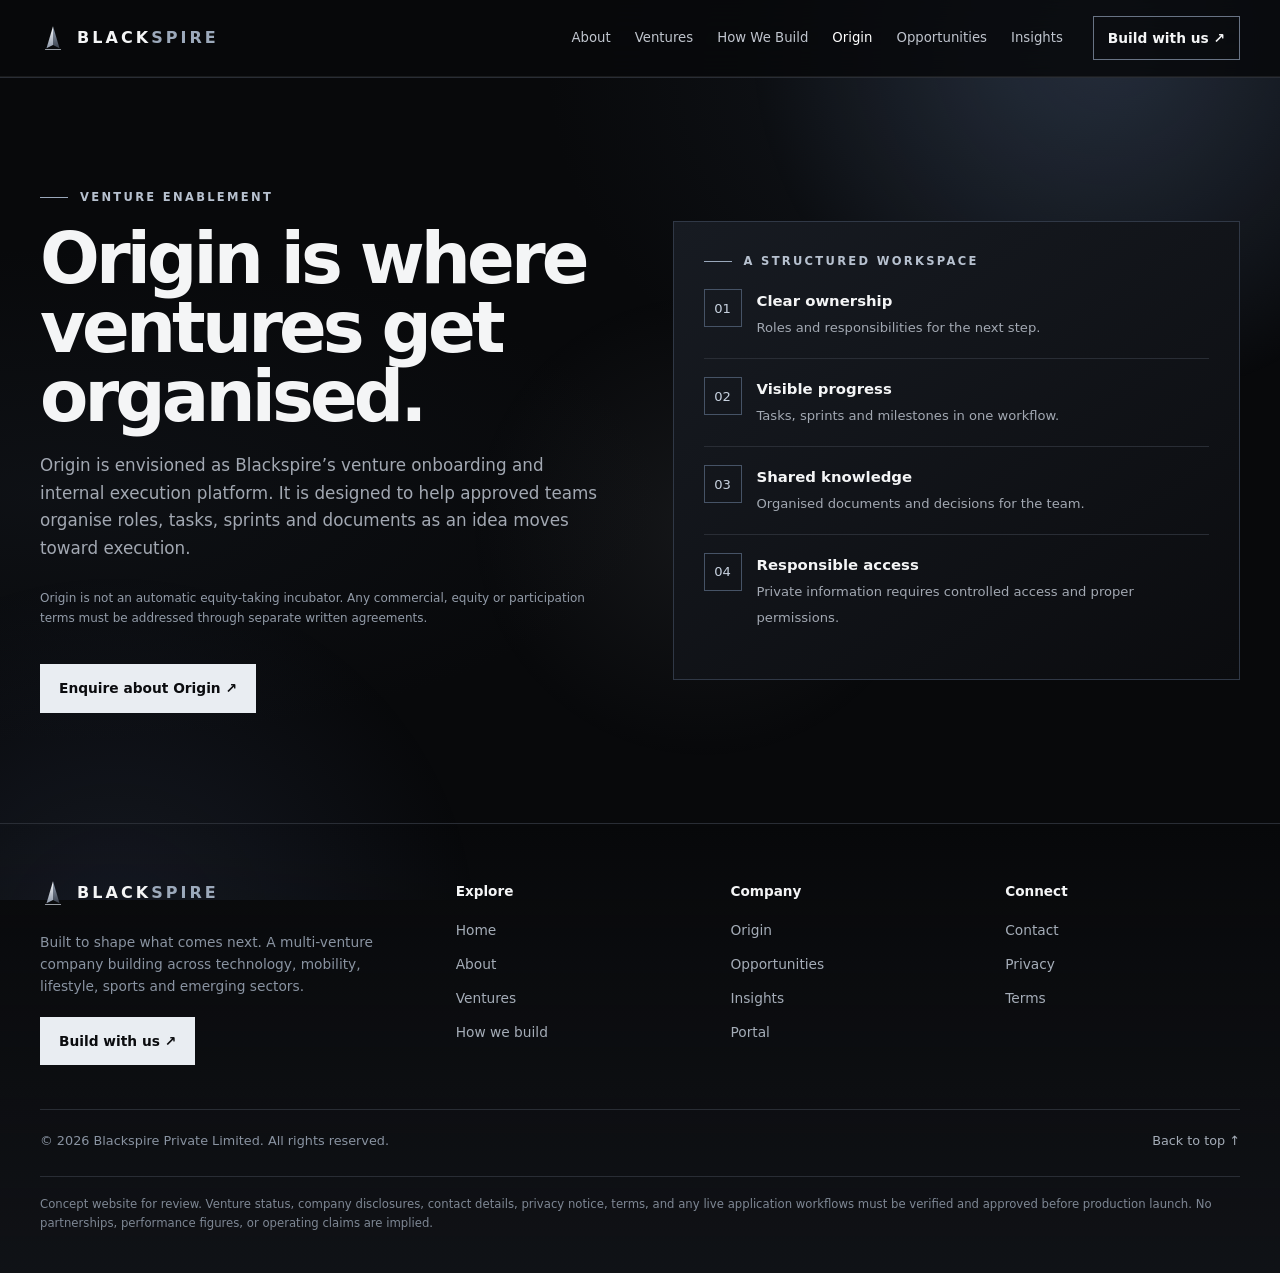
<file: origin.html>
<!doctype html>
<html lang="en">
  <head>
    <meta charset="utf-8" />
    <meta name="viewport" content="width=device-width, initial-scale=1" />
    <meta name="theme-color" content="#08090b" />
    <title>Origin — Blackspire</title>
    <meta
      name="description"
      content="Origin is Blackspire's venture onboarding and internal execution platform. This page is a public overview only."
    />
    <meta property="og:title" content="Origin — Blackspire" />
    <meta
      property="og:description"
      content="Origin is Blackspire's venture onboarding and internal execution platform. This page is a public overview only."
    />
    <meta property="og:type" content="website" />
    <link rel="icon" type="image/svg+xml" href="logo-mark.svg" />
    <link rel="stylesheet" href="style.css" />
  </head>
  <body>
    <a class="skip" href="#main">Skip to content</a>
    <header class="topbar">
      <div class="wrap nav">
        <a class="brand" href="index.html" aria-label="Blackspire home"><img class="brand-mark" src="logo-mark.svg" alt="" width="26" height="26" /><b>BLACK<span>SPIRE</span></b></a>
        <button class="menu-toggle" id="menuToggle" aria-expanded="false" aria-controls="navLinks">
          Menu ☰
        </button>
        <nav class="navlinks" id="navLinks" aria-label="Main navigation">
          <a href="about.html">About</a><a href="ventures.html">Ventures</a
          ><a href="how-we-build.html">How We Build</a><a href="origin.html" aria-current="page">Origin</a
          ><a href="opportunities.html">Opportunities</a><a href="insights.html">Insights</a>
        </nav>
        <a class="nav-cta" href="contact.html">Build with us ↗</a>
      </div>
    </header>
    <main id="main">
      <section class="section" id="origin">
        <div class="wrap origin-grid">
          <div>
            <div class="eyebrow">Venture enablement</div>
            <h2 class="section-heading">Origin is where ventures get organised.</h2>
            <p class="section-intro">
              Origin is envisioned as Blackspire’s venture onboarding and internal execution platform. It is
              designed to help approved teams organise roles, tasks, sprints and documents as an idea moves
              toward execution.
            </p>
            <p class="status-note">
              Origin is not an automatic equity-taking incubator. Any commercial, equity or participation
              terms must be addressed through separate written agreements.
            </p>
            <a class="btn primary" href="contact.html" style="margin-top: 24px">Enquire about Origin ↗</a>
          </div>
          <div class="origin-panel">
            <div class="eyebrow">A structured workspace</div>
            <div class="origin-item">
              <span class="symbol">01</span>
              <div><b>Clear ownership</b><span>Roles and responsibilities for the next step.</span></div>
            </div>
            <div class="origin-item">
              <span class="symbol">02</span>
              <div><b>Visible progress</b><span>Tasks, sprints and milestones in one workflow.</span></div>
            </div>
            <div class="origin-item">
              <span class="symbol">03</span>
              <div><b>Shared knowledge</b><span>Organised documents and decisions for the team.</span></div>
            </div>
            <div class="origin-item">
              <span class="symbol">04</span>
              <div>
                <b>Responsible access</b
                ><span>Private information requires controlled access and proper permissions.</span>
              </div>
            </div>
          </div>
        </div>
      </section>
    </main>
    <footer class="footer">
      <div class="wrap">
        <div class="footer-top">
          <div class="footer-brand">
            <a class="brand" href="index.html" aria-label="Blackspire home"><img class="brand-mark" src="logo-mark.svg" alt="" width="26" height="26" /><b>BLACK<span>SPIRE</span></b></a>
            <p>Built to shape what comes next. A multi-venture company building across technology, mobility, lifestyle, sports and emerging sectors.</p>
            <a class="btn primary" href="contact.html">Build with us ↗</a>
          </div>
          <nav class="footer-col" aria-label="Explore">
            <h4>Explore</h4>
            <a href="index.html">Home</a><a href="about.html">About</a><a href="ventures.html">Ventures</a><a href="how-we-build.html">How we build</a>
          </nav>
          <nav class="footer-col" aria-label="Company">
            <h4>Company</h4>
            <a href="origin.html">Origin</a><a href="opportunities.html">Opportunities</a><a href="insights.html">Insights</a><a href="portal.html">Portal</a>
          </nav>
          <nav class="footer-col" aria-label="Connect">
            <h4>Connect</h4>
            <a href="contact.html">Contact</a><a href="privacy.html">Privacy</a><a href="terms.html">Terms</a>
          </nav>
        </div>
        <div class="footer-bottom">
          <span>© 2026 Blackspire Private Limited. All rights reserved.</span>
          <a href="#main">Back to top ↑</a>
        </div>
        <div class="fineprint">
          Concept website for review. Venture status, company disclosures, contact details, privacy notice,
          terms, and any live application workflows must be verified and approved before production launch. No
          partnerships, performance figures, or operating claims are implied.
        </div>
      </div>
    </footer>
    <button class="backtop" id="backTop" aria-label="Back to top">↑</button>
    <script src="site.js"></script>
    <script src="motion.js" defer></script>
  </body>
</html>
</file>
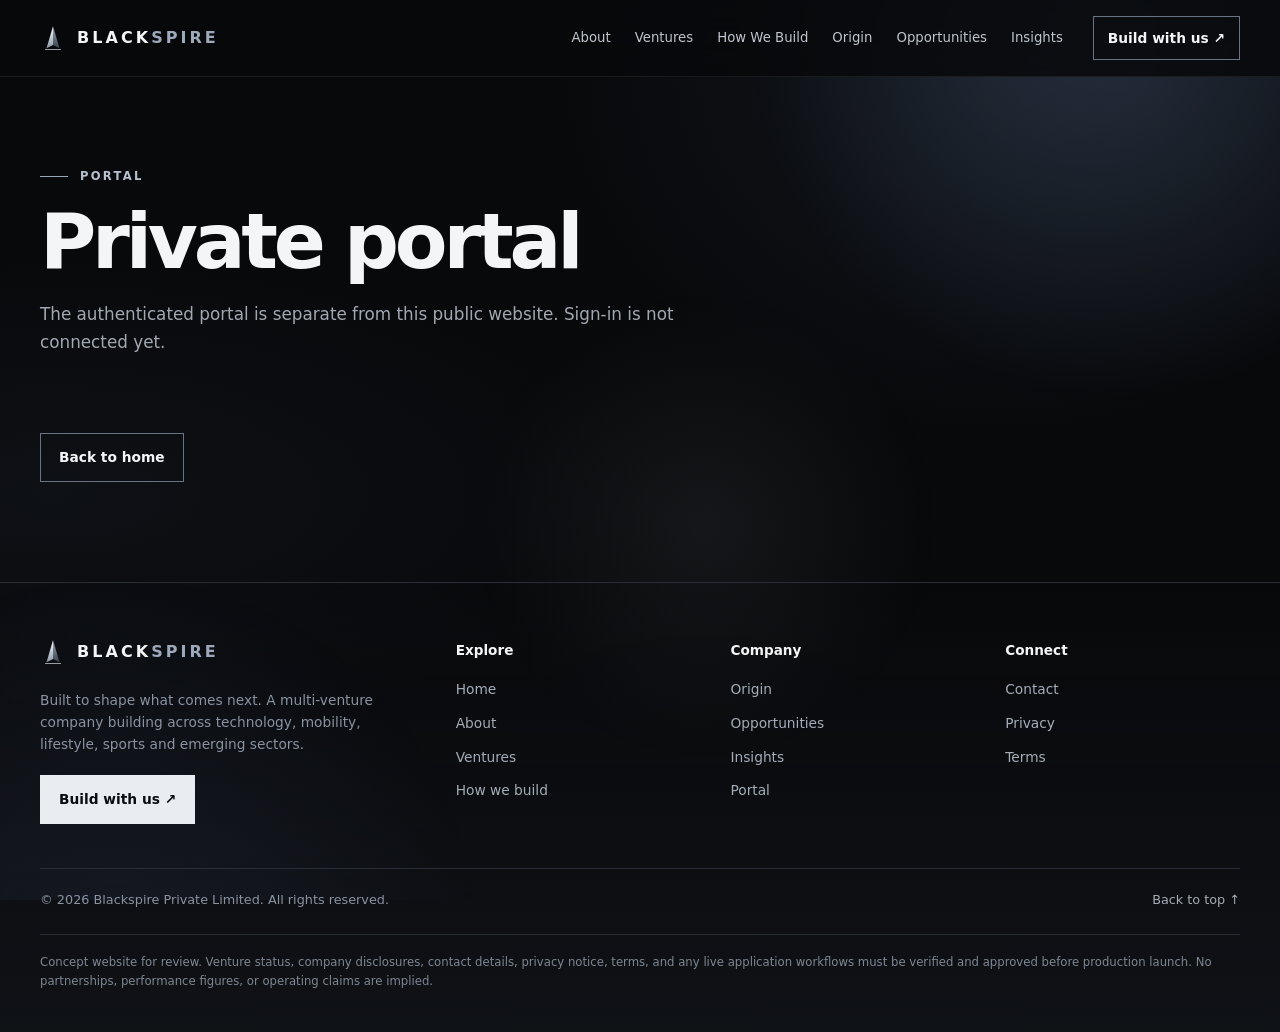
<file: portal.html>
<!doctype html>
<html lang="en">
  <head>
    <meta charset="utf-8" />
    <meta name="viewport" content="width=device-width, initial-scale=1" />
    <meta name="theme-color" content="#08090b" />
    <title>Portal — Blackspire</title>
    <meta name="description" content="Private Blackspire portal." />
    <meta property="og:title" content="Portal — Blackspire" />
    <meta property="og:description" content="Private Blackspire portal." />
    <meta property="og:type" content="website" />
    <link rel="icon" type="image/svg+xml" href="logo-mark.svg" />
    <link rel="stylesheet" href="style.css" />
  </head>
  <body>
    <a class="skip" href="#main">Skip to content</a>
    <header class="topbar">
      <div class="wrap nav">
        <a class="brand" href="index.html" aria-label="Blackspire home"><img class="brand-mark" src="logo-mark.svg" alt="" width="26" height="26" /><b>BLACK<span>SPIRE</span></b></a>
        <button class="menu-toggle" id="menuToggle" aria-expanded="false" aria-controls="navLinks">
          Menu ☰
        </button>
        <nav class="navlinks" id="navLinks" aria-label="Main navigation">
          <a href="about.html">About</a><a href="ventures.html">Ventures</a
          ><a href="how-we-build.html">How We Build</a><a href="origin.html">Origin</a
          ><a href="opportunities.html">Opportunities</a><a href="insights.html">Insights</a>
        </nav>
        <a class="nav-cta" href="contact.html">Build with us ↗</a>
      </div>
    </header>
    <main id="main">
      <section class="page-hero">
        <div class="wrap">
          <div class="eyebrow">Portal</div>
          <h1>Private portal</h1>
          <p class="section-intro">
            The authenticated portal is separate from this public website. Sign-in is not connected yet.
          </p>
        </div>
      </section>
      <div class="wrap page-body"><a class="btn" href="index.html">Back to home</a></div>
    </main>
    <footer class="footer">
      <div class="wrap">
        <div class="footer-top">
          <div class="footer-brand">
            <a class="brand" href="index.html" aria-label="Blackspire home"><img class="brand-mark" src="logo-mark.svg" alt="" width="26" height="26" /><b>BLACK<span>SPIRE</span></b></a>
            <p>Built to shape what comes next. A multi-venture company building across technology, mobility, lifestyle, sports and emerging sectors.</p>
            <a class="btn primary" href="contact.html">Build with us ↗</a>
          </div>
          <nav class="footer-col" aria-label="Explore">
            <h4>Explore</h4>
            <a href="index.html">Home</a><a href="about.html">About</a><a href="ventures.html">Ventures</a><a href="how-we-build.html">How we build</a>
          </nav>
          <nav class="footer-col" aria-label="Company">
            <h4>Company</h4>
            <a href="origin.html">Origin</a><a href="opportunities.html">Opportunities</a><a href="insights.html">Insights</a><a href="portal.html">Portal</a>
          </nav>
          <nav class="footer-col" aria-label="Connect">
            <h4>Connect</h4>
            <a href="contact.html">Contact</a><a href="privacy.html">Privacy</a><a href="terms.html">Terms</a>
          </nav>
        </div>
        <div class="footer-bottom">
          <span>© 2026 Blackspire Private Limited. All rights reserved.</span>
          <a href="#main">Back to top ↑</a>
        </div>
        <div class="fineprint">
          Concept website for review. Venture status, company disclosures, contact details, privacy notice,
          terms, and any live application workflows must be verified and approved before production launch. No
          partnerships, performance figures, or operating claims are implied.
        </div>
      </div>
    </footer>
    <button class="backtop" id="backTop" aria-label="Back to top">↑</button>
    <script src="site.js"></script>
    <script src="motion.js" defer></script>
  </body>
</html>
</file>
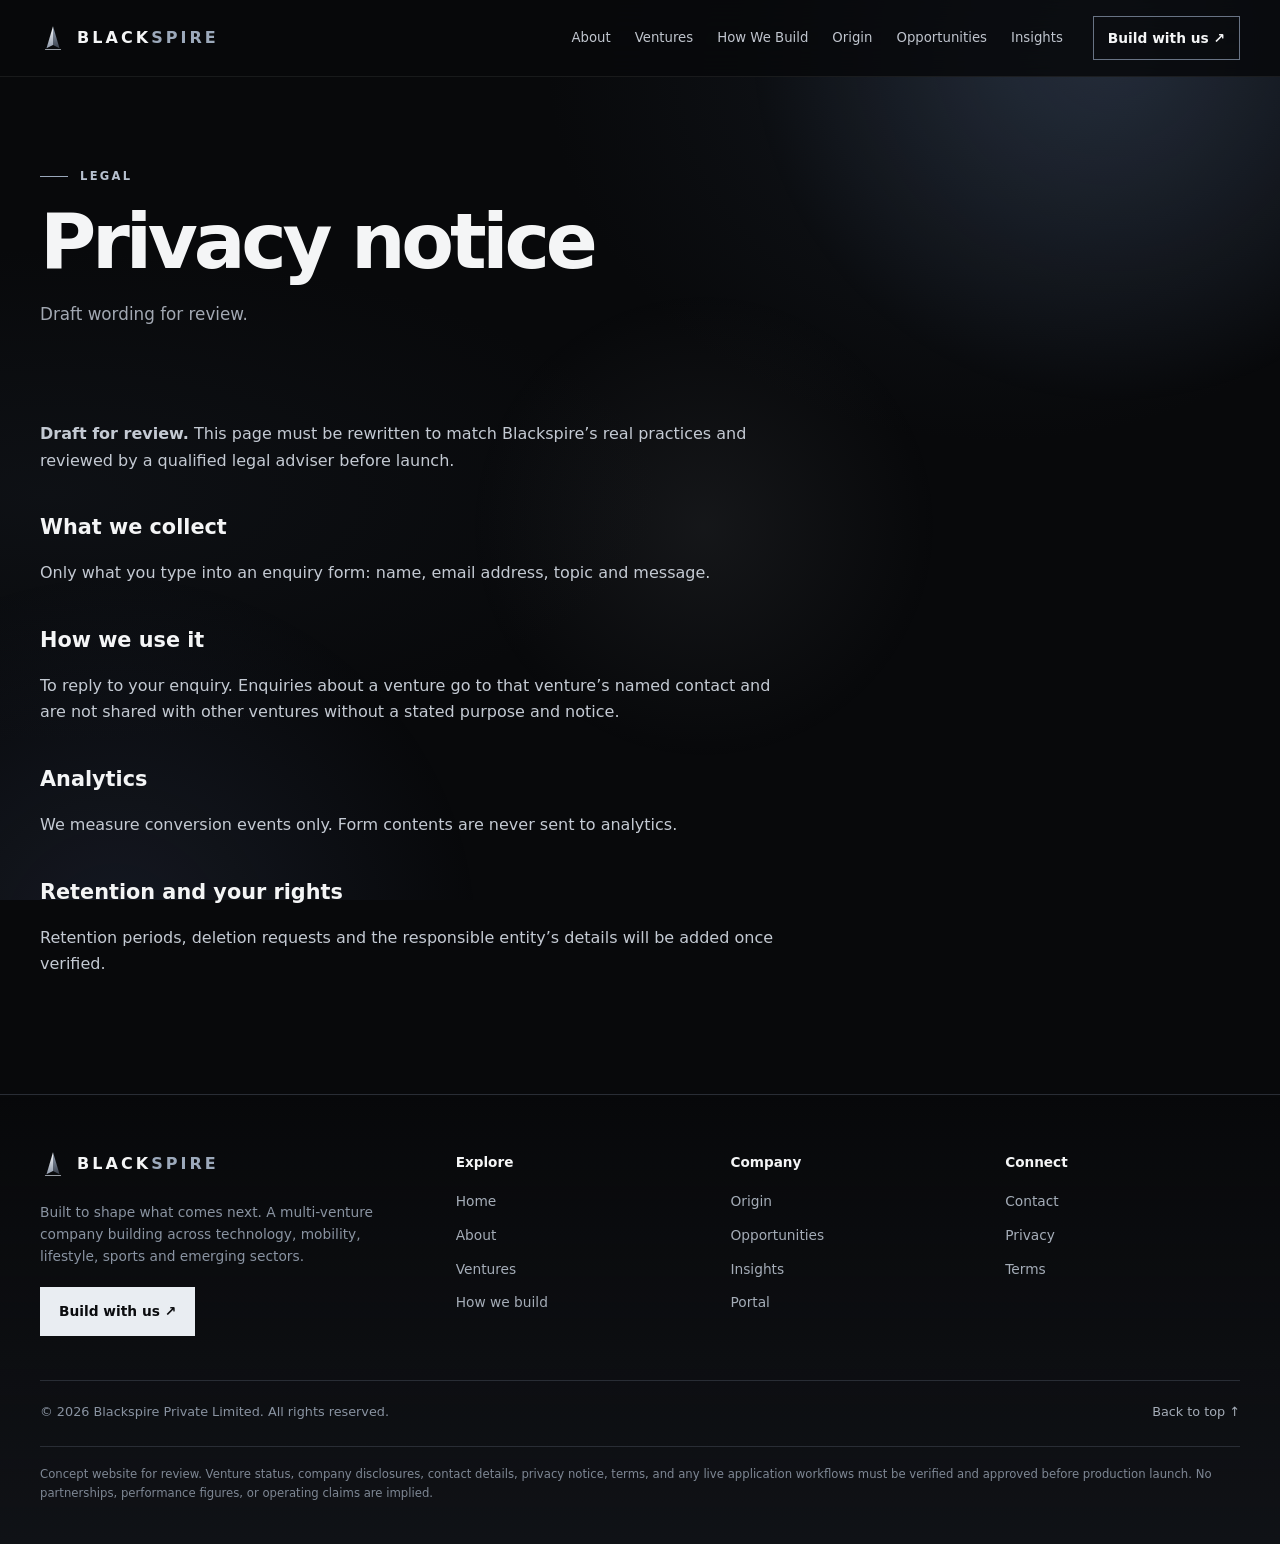
<file: privacy.html>
<!doctype html>
<html lang="en">
  <head>
    <meta charset="utf-8" />
    <meta name="viewport" content="width=device-width, initial-scale=1" />
    <meta name="theme-color" content="#08090b" />
    <title>Privacy — Blackspire</title>
    <meta name="description" content="How Blackspire handles information submitted through this website." />
    <meta property="og:title" content="Privacy — Blackspire" />
    <meta
      property="og:description"
      content="How Blackspire handles information submitted through this website."
    />
    <meta property="og:type" content="website" />
    <link rel="icon" type="image/svg+xml" href="logo-mark.svg" />
    <link rel="stylesheet" href="style.css" />
  </head>
  <body>
    <a class="skip" href="#main">Skip to content</a>
    <header class="topbar">
      <div class="wrap nav">
        <a class="brand" href="index.html" aria-label="Blackspire home"><img class="brand-mark" src="logo-mark.svg" alt="" width="26" height="26" /><b>BLACK<span>SPIRE</span></b></a>
        <button class="menu-toggle" id="menuToggle" aria-expanded="false" aria-controls="navLinks">
          Menu ☰
        </button>
        <nav class="navlinks" id="navLinks" aria-label="Main navigation">
          <a href="about.html">About</a><a href="ventures.html">Ventures</a
          ><a href="how-we-build.html">How We Build</a><a href="origin.html">Origin</a
          ><a href="opportunities.html">Opportunities</a><a href="insights.html">Insights</a>
        </nav>
        <a class="nav-cta" href="contact.html">Build with us ↗</a>
      </div>
    </header>
    <main id="main">
      <section class="page-hero">
        <div class="wrap">
          <div class="eyebrow">Legal</div>
          <h1>Privacy notice</h1>
          <p class="section-intro">Draft wording for review.</p>
        </div>
      </section>
      <div class="wrap page-body">
        <div class="prose">
          <p>
            <strong>Draft for review.</strong> This page must be rewritten to match Blackspire’s real
            practices and reviewed by a qualified legal adviser before launch.
          </p>
          <h2>What we collect</h2>
          <p>Only what you type into an enquiry form: name, email address, topic and message.</p>
          <h2>How we use it</h2>
          <p>
            To reply to your enquiry. Enquiries about a venture go to that venture’s named contact and are not
            shared with other ventures without a stated purpose and notice.
          </p>
          <h2>Analytics</h2>
          <p>We measure conversion events only. Form contents are never sent to analytics.</p>
          <h2>Retention and your rights</h2>
          <p>
            Retention periods, deletion requests and the responsible entity’s details will be added once
            verified.
          </p>
        </div>
      </div>
    </main>
    <footer class="footer">
      <div class="wrap">
        <div class="footer-top">
          <div class="footer-brand">
            <a class="brand" href="index.html" aria-label="Blackspire home"><img class="brand-mark" src="logo-mark.svg" alt="" width="26" height="26" /><b>BLACK<span>SPIRE</span></b></a>
            <p>Built to shape what comes next. A multi-venture company building across technology, mobility, lifestyle, sports and emerging sectors.</p>
            <a class="btn primary" href="contact.html">Build with us ↗</a>
          </div>
          <nav class="footer-col" aria-label="Explore">
            <h4>Explore</h4>
            <a href="index.html">Home</a><a href="about.html">About</a><a href="ventures.html">Ventures</a><a href="how-we-build.html">How we build</a>
          </nav>
          <nav class="footer-col" aria-label="Company">
            <h4>Company</h4>
            <a href="origin.html">Origin</a><a href="opportunities.html">Opportunities</a><a href="insights.html">Insights</a><a href="portal.html">Portal</a>
          </nav>
          <nav class="footer-col" aria-label="Connect">
            <h4>Connect</h4>
            <a href="contact.html">Contact</a><a href="privacy.html">Privacy</a><a href="terms.html">Terms</a>
          </nav>
        </div>
        <div class="footer-bottom">
          <span>© 2026 Blackspire Private Limited. All rights reserved.</span>
          <a href="#main">Back to top ↑</a>
        </div>
        <div class="fineprint">
          Concept website for review. Venture status, company disclosures, contact details, privacy notice,
          terms, and any live application workflows must be verified and approved before production launch. No
          partnerships, performance figures, or operating claims are implied.
        </div>
      </div>
    </footer>
    <button class="backtop" id="backTop" aria-label="Back to top">↑</button>
    <script src="site.js"></script>
    <script src="motion.js" defer></script>
  </body>
</html>
</file>
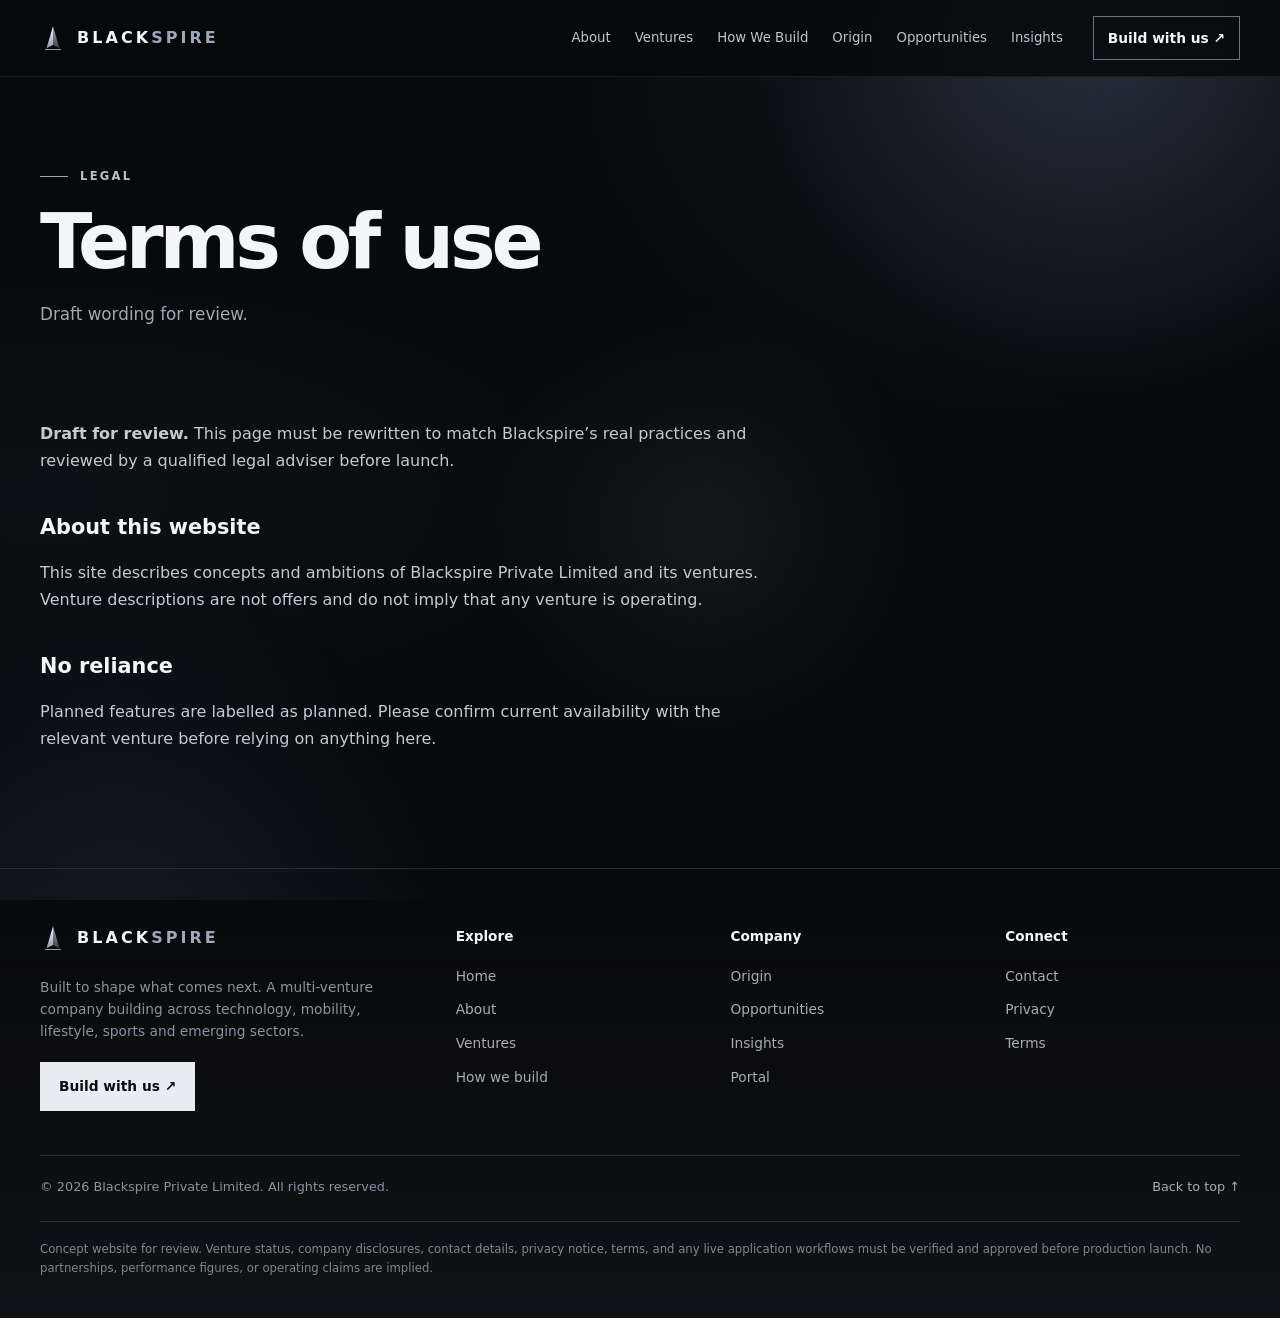
<file: terms.html>
<!doctype html>
<html lang="en">
  <head>
    <meta charset="utf-8" />
    <meta name="viewport" content="width=device-width, initial-scale=1" />
    <meta name="theme-color" content="#08090b" />
    <title>Terms — Blackspire</title>
    <meta name="description" content="Terms of use for the Blackspire website." />
    <meta property="og:title" content="Terms — Blackspire" />
    <meta property="og:description" content="Terms of use for the Blackspire website." />
    <meta property="og:type" content="website" />
    <link rel="icon" type="image/svg+xml" href="logo-mark.svg" />
    <link rel="stylesheet" href="style.css" />
  </head>
  <body>
    <a class="skip" href="#main">Skip to content</a>
    <header class="topbar">
      <div class="wrap nav">
        <a class="brand" href="index.html" aria-label="Blackspire home"><img class="brand-mark" src="logo-mark.svg" alt="" width="26" height="26" /><b>BLACK<span>SPIRE</span></b></a>
        <button class="menu-toggle" id="menuToggle" aria-expanded="false" aria-controls="navLinks">
          Menu ☰
        </button>
        <nav class="navlinks" id="navLinks" aria-label="Main navigation">
          <a href="about.html">About</a><a href="ventures.html">Ventures</a
          ><a href="how-we-build.html">How We Build</a><a href="origin.html">Origin</a
          ><a href="opportunities.html">Opportunities</a><a href="insights.html">Insights</a>
        </nav>
        <a class="nav-cta" href="contact.html">Build with us ↗</a>
      </div>
    </header>
    <main id="main">
      <section class="page-hero">
        <div class="wrap">
          <div class="eyebrow">Legal</div>
          <h1>Terms of use</h1>
          <p class="section-intro">Draft wording for review.</p>
        </div>
      </section>
      <div class="wrap page-body">
        <div class="prose">
          <p>
            <strong>Draft for review.</strong> This page must be rewritten to match Blackspire’s real
            practices and reviewed by a qualified legal adviser before launch.
          </p>
          <h2>About this website</h2>
          <p>
            This site describes concepts and ambitions of Blackspire Private Limited and its ventures. Venture
            descriptions are not offers and do not imply that any venture is operating.
          </p>
          <h2>No reliance</h2>
          <p>
            Planned features are labelled as planned. Please confirm current availability with the relevant
            venture before relying on anything here.
          </p>
        </div>
      </div>
    </main>
    <footer class="footer">
      <div class="wrap">
        <div class="footer-top">
          <div class="footer-brand">
            <a class="brand" href="index.html" aria-label="Blackspire home"><img class="brand-mark" src="logo-mark.svg" alt="" width="26" height="26" /><b>BLACK<span>SPIRE</span></b></a>
            <p>Built to shape what comes next. A multi-venture company building across technology, mobility, lifestyle, sports and emerging sectors.</p>
            <a class="btn primary" href="contact.html">Build with us ↗</a>
          </div>
          <nav class="footer-col" aria-label="Explore">
            <h4>Explore</h4>
            <a href="index.html">Home</a><a href="about.html">About</a><a href="ventures.html">Ventures</a><a href="how-we-build.html">How we build</a>
          </nav>
          <nav class="footer-col" aria-label="Company">
            <h4>Company</h4>
            <a href="origin.html">Origin</a><a href="opportunities.html">Opportunities</a><a href="insights.html">Insights</a><a href="portal.html">Portal</a>
          </nav>
          <nav class="footer-col" aria-label="Connect">
            <h4>Connect</h4>
            <a href="contact.html">Contact</a><a href="privacy.html">Privacy</a><a href="terms.html">Terms</a>
          </nav>
        </div>
        <div class="footer-bottom">
          <span>© 2026 Blackspire Private Limited. All rights reserved.</span>
          <a href="#main">Back to top ↑</a>
        </div>
        <div class="fineprint">
          Concept website for review. Venture status, company disclosures, contact details, privacy notice,
          terms, and any live application workflows must be verified and approved before production launch. No
          partnerships, performance figures, or operating claims are implied.
        </div>
      </div>
    </footer>
    <button class="backtop" id="backTop" aria-label="Back to top">↑</button>
    <script src="site.js"></script>
    <script src="motion.js" defer></script>
  </body>
</html>
</file>
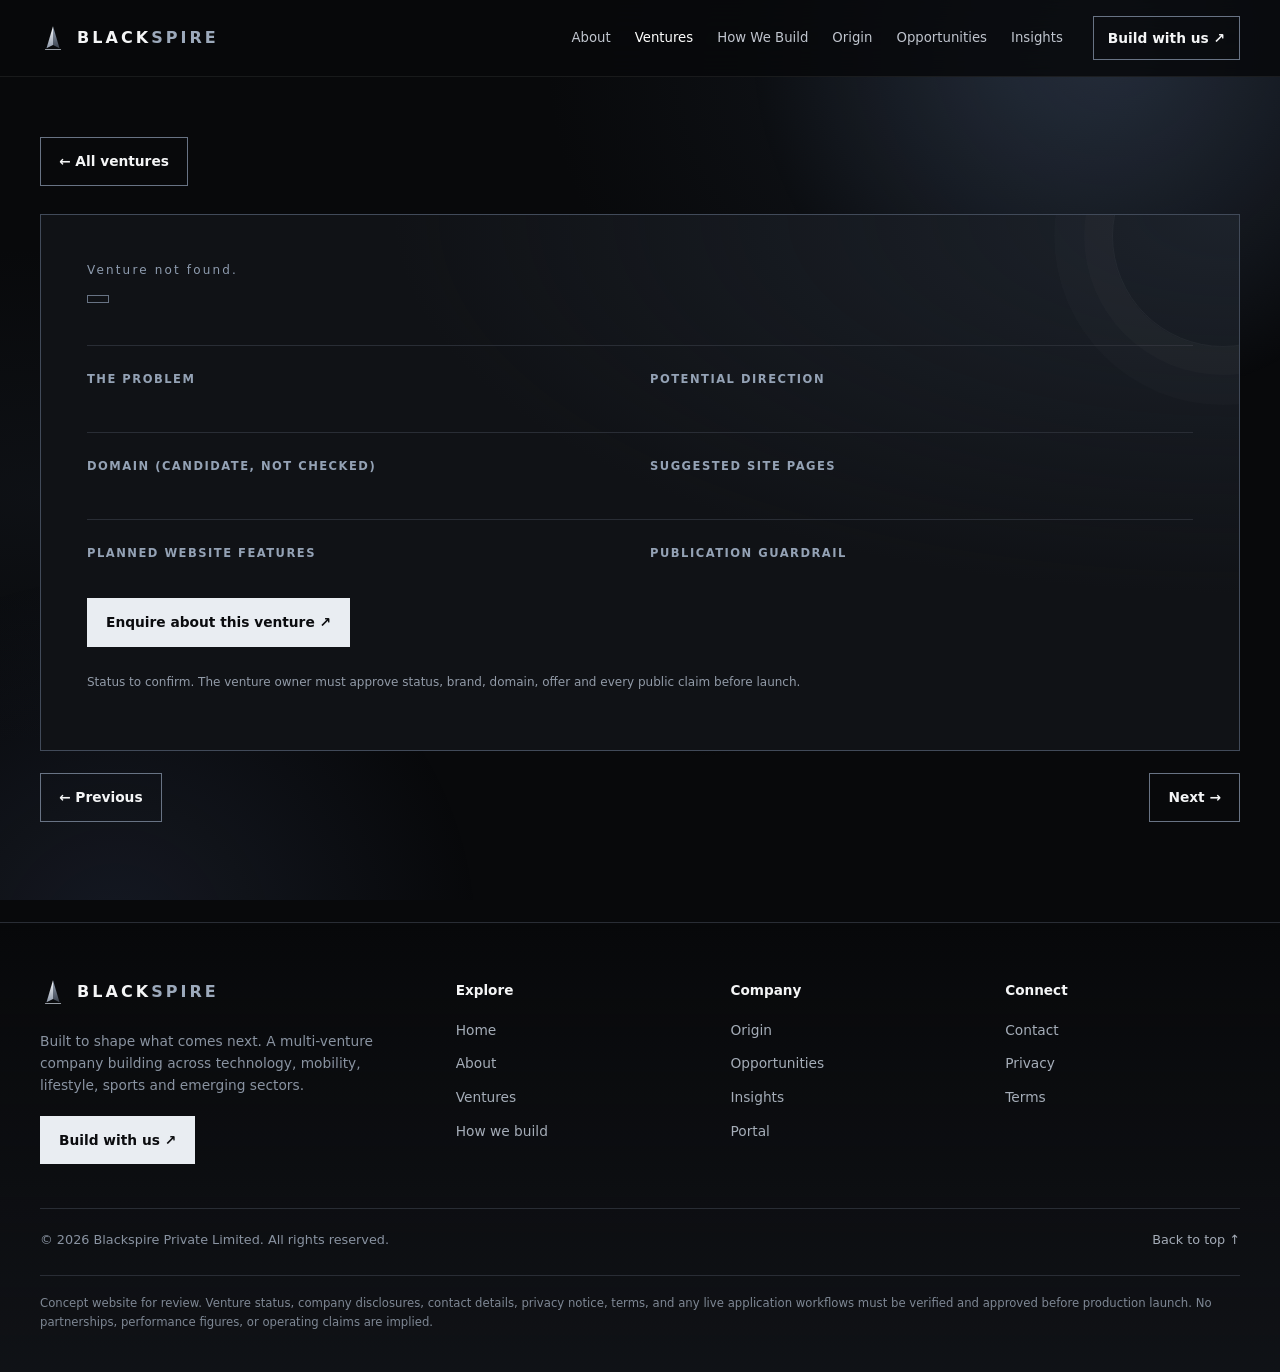
<file: venture.html>
<!doctype html>
<html lang="en">
  <head>
    <meta charset="utf-8" />
    <meta name="viewport" content="width=device-width, initial-scale=1" />
    <meta name="theme-color" content="#08090b" />
    <title>Venture — Blackspire</title>
    <meta name="description" content="Venture profile within the Blackspire portfolio." />
    <meta property="og:title" content="Venture — Blackspire" />
    <meta property="og:description" content="Venture profile within the Blackspire portfolio." />
    <meta property="og:type" content="website" />
    <link rel="icon" type="image/svg+xml" href="logo-mark.svg" />
    <link rel="stylesheet" href="style.css" />
  </head>
  <body>
    <a class="skip" href="#main">Skip to content</a>
    <header class="topbar">
      <div class="wrap nav">
        <a class="brand" href="index.html" aria-label="Blackspire home"><img class="brand-mark" src="logo-mark.svg" alt="" width="26" height="26" /><b>BLACK<span>SPIRE</span></b></a>
        <button class="menu-toggle" id="menuToggle" aria-expanded="false" aria-controls="navLinks">
          Menu ☰
        </button>
        <nav class="navlinks" id="navLinks" aria-label="Main navigation">
          <a href="about.html">About</a><a href="ventures.html" aria-current="page">Ventures</a
          ><a href="how-we-build.html">How We Build</a><a href="origin.html">Origin</a
          ><a href="opportunities.html">Opportunities</a><a href="insights.html">Insights</a>
        </nav>
        <a class="nav-cta" href="contact.html">Build with us ↗</a>
      </div>
    </header>
    <main id="main">
      <div class="wrap page-body" style="padding-top: 60px">
        <a class="btn" href="ventures.html">&larr; All ventures</a>
        <article class="venture-detail" style="margin-top: 28px">
          <div class="detail-index" id="vIndex">Loading…</div>
          <div><span class="badge" id="vStatus"></span></div>
          <div class="sector" id="vCategory" style="margin-top: 14px"></div>
          <h1 id="vName"></h1>
          <p class="summary" id="vSummary"></p>
          <p class="muted" id="vOffers"></p>
          <div class="detail-cols">
            <div>
              <h4>THE PROBLEM</h4>
              <p id="vProblem"></p>
            </div>
            <div>
              <h4>POTENTIAL DIRECTION</h4>
              <p id="vDirection"></p>
            </div>
          </div>
          <div class="detail-cols">
            <div>
              <h4>DOMAIN (CANDIDATE, NOT CHECKED)</h4>
              <p id="vDomain"></p>
            </div>
            <div>
              <h4>SUGGESTED SITE PAGES</h4>
              <p id="vPages"></p>
            </div>
          </div>
          <div class="detail-cols">
            <div>
              <h4>PLANNED WEBSITE FEATURES</h4>
              <p id="vFeatures"></p>
            </div>
            <div>
              <h4>PUBLICATION GUARDRAIL</h4>
              <p id="vNote"></p>
            </div>
          </div>
          <a class="btn primary" id="enquireLink" href="contact.html" style="margin-top: 26px"
            >Enquire about this venture ↗</a
          >
          <p class="status-note">
            Status to confirm. The venture owner must approve status, brand, domain, offer and every public
            claim before launch.
          </p>
        </article>
        <div class="pager">
          <a class="btn" id="prevLink" hidden>&larr; Previous</a
          ><a class="btn" id="nextLink" hidden>Next &rarr;</a>
        </div>
      </div>
    </main>
    <footer class="footer">
      <div class="wrap">
        <div class="footer-top">
          <div class="footer-brand">
            <a class="brand" href="index.html" aria-label="Blackspire home"><img class="brand-mark" src="logo-mark.svg" alt="" width="26" height="26" /><b>BLACK<span>SPIRE</span></b></a>
            <p>Built to shape what comes next. A multi-venture company building across technology, mobility, lifestyle, sports and emerging sectors.</p>
            <a class="btn primary" href="contact.html">Build with us ↗</a>
          </div>
          <nav class="footer-col" aria-label="Explore">
            <h4>Explore</h4>
            <a href="index.html">Home</a><a href="about.html">About</a><a href="ventures.html">Ventures</a><a href="how-we-build.html">How we build</a>
          </nav>
          <nav class="footer-col" aria-label="Company">
            <h4>Company</h4>
            <a href="origin.html">Origin</a><a href="opportunities.html">Opportunities</a><a href="insights.html">Insights</a><a href="portal.html">Portal</a>
          </nav>
          <nav class="footer-col" aria-label="Connect">
            <h4>Connect</h4>
            <a href="contact.html">Contact</a><a href="privacy.html">Privacy</a><a href="terms.html">Terms</a>
          </nav>
        </div>
        <div class="footer-bottom">
          <span>© 2026 Blackspire Private Limited. All rights reserved.</span>
          <a href="#main">Back to top ↑</a>
        </div>
        <div class="fineprint">
          Concept website for review. Venture status, company disclosures, contact details, privacy notice,
          terms, and any live application workflows must be verified and approved before production launch. No
          partnerships, performance figures, or operating claims are implied.
        </div>
      </div>
    </footer>
    <button class="backtop" id="backTop" aria-label="Back to top">↑</button>
    <script src="ventures-data.js"></script>
    <script src="ventures.js"></script>
    <script src="venture-page.js"></script>
    <script src="site.js"></script>
    <script src="motion.js" defer></script>
  </body>
</html>
</file>
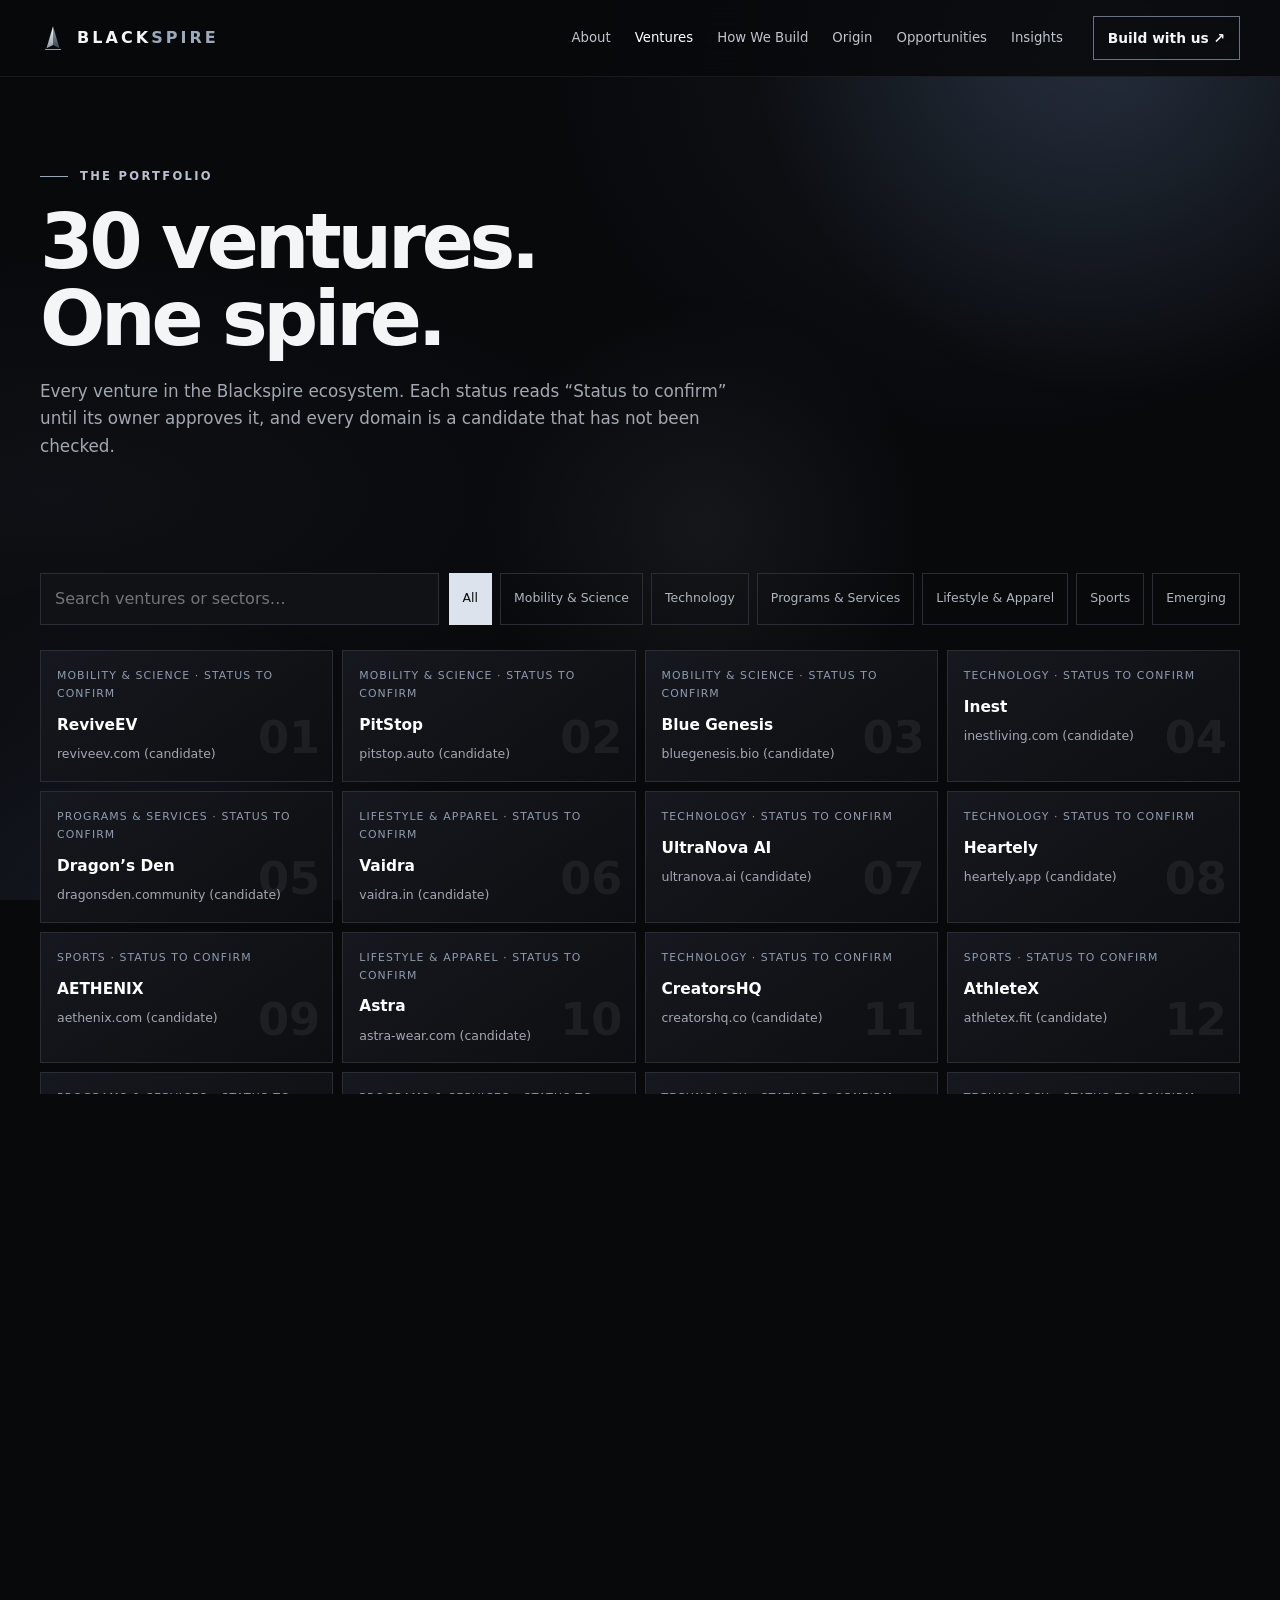
<file: ventures.html>
<!doctype html>
<html lang="en">
  <head>
    <meta charset="utf-8" />
    <meta name="viewport" content="width=device-width, initial-scale=1" />
    <meta name="theme-color" content="#08090b" />
    <title>Ventures — Blackspire</title>
    <meta
      name="description"
      content="The full Blackspire venture portfolio: every venture, its sector, candidate domain and status."
    />
    <meta property="og:title" content="Ventures — Blackspire" />
    <meta
      property="og:description"
      content="The full Blackspire venture portfolio: every venture, its sector, candidate domain and status."
    />
    <meta property="og:type" content="website" />
    <link rel="icon" type="image/svg+xml" href="logo-mark.svg" />
    <link rel="stylesheet" href="style.css" />
  </head>
  <body>
    <a class="skip" href="#main">Skip to content</a>
    <header class="topbar">
      <div class="wrap nav">
        <a class="brand" href="index.html" aria-label="Blackspire home"><img class="brand-mark" src="logo-mark.svg" alt="" width="26" height="26" /><b>BLACK<span>SPIRE</span></b></a>
        <button class="menu-toggle" id="menuToggle" aria-expanded="false" aria-controls="navLinks">
          Menu ☰
        </button>
        <nav class="navlinks" id="navLinks" aria-label="Main navigation">
          <a href="about.html">About</a><a href="ventures.html" aria-current="page">Ventures</a
          ><a href="how-we-build.html">How We Build</a><a href="origin.html">Origin</a
          ><a href="opportunities.html">Opportunities</a><a href="insights.html">Insights</a>
        </nav>
        <a class="nav-cta" href="contact.html">Build with us ↗</a>
      </div>
    </header>
    <main id="main">
      <section class="page-hero">
        <div class="wrap">
          <div class="eyebrow">The portfolio</div>
          <h1><span id="ventureCount">30</span> ventures.<br />One spire.</h1>
          <p class="section-intro">
            Every venture in the Blackspire ecosystem. Each status reads “Status to confirm” until its owner
            approves it, and every domain is a candidate that has not been checked.
          </p>
        </div>
      </section>
      <div class="wrap page-body">
        <div class="searchbar">
          <input
            id="ventureSearch"
            type="search"
            placeholder="Search ventures or sectors…"
            aria-label="Search ventures"
          />
          <div class="filters" id="ventureFilters" aria-label="Filter ventures by sector"></div>
        </div>
        <div class="venture-grid" id="ventureList" aria-label="Venture list"></div>
        <p class="status-note" id="dataSource"></p>
        <p class="status-note">
          Portfolio descriptions express concepts and ambitions. Venture status, ownership, launch markets and
          availability must be confirmed before public launch.
        </p>
      </div>
    </main>
    <footer class="footer">
      <div class="wrap">
        <div class="footer-top">
          <div class="footer-brand">
            <a class="brand" href="index.html" aria-label="Blackspire home"><img class="brand-mark" src="logo-mark.svg" alt="" width="26" height="26" /><b>BLACK<span>SPIRE</span></b></a>
            <p>Built to shape what comes next. A multi-venture company building across technology, mobility, lifestyle, sports and emerging sectors.</p>
            <a class="btn primary" href="contact.html">Build with us ↗</a>
          </div>
          <nav class="footer-col" aria-label="Explore">
            <h4>Explore</h4>
            <a href="index.html">Home</a><a href="about.html">About</a><a href="ventures.html">Ventures</a><a href="how-we-build.html">How we build</a>
          </nav>
          <nav class="footer-col" aria-label="Company">
            <h4>Company</h4>
            <a href="origin.html">Origin</a><a href="opportunities.html">Opportunities</a><a href="insights.html">Insights</a><a href="portal.html">Portal</a>
          </nav>
          <nav class="footer-col" aria-label="Connect">
            <h4>Connect</h4>
            <a href="contact.html">Contact</a><a href="privacy.html">Privacy</a><a href="terms.html">Terms</a>
          </nav>
        </div>
        <div class="footer-bottom">
          <span>© 2026 Blackspire Private Limited. All rights reserved.</span>
          <a href="#main">Back to top ↑</a>
        </div>
        <div class="fineprint">
          Concept website for review. Venture status, company disclosures, contact details, privacy notice,
          terms, and any live application workflows must be verified and approved before production launch. No
          partnerships, performance figures, or operating claims are implied.
        </div>
      </div>
    </footer>
    <button class="backtop" id="backTop" aria-label="Back to top">↑</button>
    <script src="ventures-data.js"></script>
    <script src="ventures.js"></script>
    <script src="ventures-page.js"></script>
    <script src="site.js"></script>
    <script src="motion.js" defer></script>
  </body>
</html>
</file>
<file: style.css>
:root {
  --bg: #08090b;
  --panel: #111317;
  --panel2: #171a20;
  --line: #292d35;
  --white: #f4f5f6;
  --muted: #a2a8b2;
  --silver: #c7ced8;
  --accent: #91a7c4;
  --serif: Georgia, serif;
  --sans: Inter, ui-sans-serif, system-ui, -apple-system, BlinkMacSystemFont, "Segoe UI", sans-serif;
  --max: 1200px;
}
* {
  box-sizing: border-box;
}
html {
  scroll-behavior: smooth;
  scroll-padding-top: 90px;
}
body {
  margin: 0;
  background: var(--bg);
  color: var(--white);
  font: 16px/1.65 var(--sans);
  overflow-x: hidden;
}
body::before {
  content: "";
  position: fixed;
  inset: 0;
  pointer-events: none;
  z-index: -1;
  background:
    radial-gradient(ellipse at 78% 7%, #26303e55, transparent 32%),
    radial-gradient(ellipse at 4% 55%, #1a202955, transparent 35%), #08090b;
}
a {
  color: inherit;
}
button,
input,
textarea,
select {
  font: inherit;
}
button,
a {
  -webkit-tap-highlight-color: transparent;
}
button:focus-visible,
a:focus-visible,
input:focus-visible,
textarea:focus-visible {
  outline: 2px solid var(--silver);
  outline-offset: 4px;
}
.wrap {
  width: min(calc(100% - 44px), var(--max));
  margin: auto;
}
.eyebrow {
  display: flex;
  align-items: center;
  gap: 12px;
  color: #b7c1cf;
  text-transform: uppercase;
  letter-spacing: 0.2em;
  font-size: 0.72rem;
  font-weight: 700;
}
.eyebrow:before {
  content: "";
  width: 28px;
  height: 1px;
  background: #9aa8bb;
}
.muted {
  color: var(--muted);
}
.section {
  padding: 110px 0;
  border-top: 1px solid var(--line);
  position: relative;
}
.section-heading {
  font-size: clamp(2.3rem, 5.5vw, 4.8rem);
  line-height: 0.98;
  letter-spacing: -0.055em;
  max-width: 850px;
  margin: 18px 0 20px;
  font-weight: 650;
}
.section-intro {
  max-width: 660px;
  color: var(--muted);
  font-size: 1.05rem;
}
.topbar {
  position: sticky;
  top: 0;
  z-index: 20;
  border-bottom: 1px solid #ffffff12;
  background: #08090bd9;
  backdrop-filter: blur(18px);
}
.nav {
  height: 76px;
  display: flex;
  align-items: center;
  gap: 30px;
}
.brand {
  display: inline-flex;
  align-items: center;
  gap: 11px;
  font-size: 1rem;
  font-weight: 900;
  letter-spacing: 0.19em;
  text-decoration: none;
  white-space: nowrap;
}
.brand b {
  font-weight: 900;
}
.brand-mark {
  width: 26px;
  height: 26px;
  display: block;
}
.brand span {
  color: #9ca9bb;
}
.navlinks {
  display: flex;
  gap: 24px;
  margin-left: auto;
}
.navlinks a {
  font-size: 0.83rem;
  color: #c0c5ce;
  text-decoration: none;
  white-space: nowrap;
}
.navlinks a:hover {
  color: #fff;
}
.nav-cta,
.btn {
  display: inline-flex;
  align-items: center;
  justify-content: center;
  gap: 10px;
  border: 1px solid #687384;
  padding: 12px 18px;
  text-decoration: none;
  background: transparent;
  color: var(--white);
  font-weight: 650;
  font-size: 0.86rem;
  transition:
    transform 0.25s,
    border-color 0.25s,
    background 0.25s;
  cursor: pointer;
}
.nav-cta {
  white-space: nowrap;
  padding: 10px 14px;
}
.btn:hover,
.nav-cta:hover {
  transform: translateY(-2px);
  border-color: #e2e7ef;
}
.btn.primary {
  background: #e9edf2;
  color: #0b0c0f;
  border-color: #e9edf2;
}
.btn.primary:hover {
  background: #fff;
}
.menu-toggle {
  display: none;
  background: none;
  color: #fff;
  border: 1px solid var(--line);
  padding: 8px 11px;
}
.hero {
  min-height: calc(100svh - 76px);
  display: grid;
  align-items: center;
  padding: 76px 0 90px;
  position: relative;
  isolation: isolate;
  overflow: hidden;
}
.hero-grid {
  display: grid;
  grid-template-columns: 1.04fr 0.96fr;
  align-items: center;
  gap: 20px;
}
.hero-copy {
  position: relative;
  z-index: 2;
}
.hero h1 {
  font-size: clamp(3.3rem, 7.7vw, 7.6rem);
  line-height: 0.86;
  letter-spacing: -0.085em;
  margin: 28px 0 30px;
  font-weight: 720;
}
.hero h1 .outline {
  color: transparent;
  -webkit-text-stroke: 1px #cbd3de;
}
.hero p {
  max-width: 550px;
  color: #b4bbc5;
  font-size: clamp(1rem, 1.5vw, 1.15rem);
}
.hero-actions {
  display: flex;
  gap: 12px;
  flex-wrap: wrap;
  margin-top: 32px;
}
.hero-note {
  margin-top: 44px;
  display: flex;
  gap: 18px;
  align-items: center;
  color: #8f98a5;
  font-size: 0.76rem;
  letter-spacing: 0.07em;
  text-transform: uppercase;
}
.hero-note:before {
  content: "";
  width: 45px;
  height: 1px;
  background: #667385;
}
.visual {
  height: min(650px, 76vh);
  min-height: 400px;
  position: relative;
  perspective: 1000px;
  display: grid;
  place-items: center;
}
.orbital {
  position: absolute;
  width: 80%;
  aspect-ratio: 1;
  border: 1px solid #b6c2d51c;
  border-radius: 50%;
  transform: rotateX(68deg) rotateZ(-22deg);
  box-shadow:
    0 0 80px #b5c7df08,
    inset 0 0 80px #b5c7df05;
}
.orbital.two {
  width: 62%;
  transform: rotateX(68deg) rotateZ(36deg);
  border-color: #dce4ef22;
}
.orbital:after {
  content: "";
  position: absolute;
  width: 7px;
  height: 7px;
  border-radius: 50%;
  background: #dce6f4;
  box-shadow: 0 0 20px 5px #b9cbe8;
  left: 13%;
  top: 24%;
}
.spire-scene {
  width: 74%;
  height: 85%;
  position: relative;
  transform-style: preserve-3d;
  animation: float 8s ease-in-out infinite;
}
.spire {
  position: absolute;
  inset: 0;
  filter: drop-shadow(0 24px 36px #000b);
  transform-style: preserve-3d;
}
.spire .face {
  position: absolute;
  inset: 0;
  clip-path: polygon(50% 0, 94% 88%, 50% 100%, 6% 88%);
}
.spire .face.front {
  background: linear-gradient(145deg, #f0f3f8 0%, #9da9b9 16%, #424b59 39%, #14171d 74%, #050608 100%);
  transform: translateZ(24px);
}
.spire .face.side {
  background: linear-gradient(165deg, #8d9aab 0%, #394250 30%, #111319 75%, #030405);
  clip-path: polygon(50% 0, 94% 88%, 50% 100%);
  transform: translateX(4px) translateZ(-2px);
}
.spire .edge {
  position: absolute;
  left: 50%;
  top: 0;
  height: 100%;
  width: 1px;
  background: #fff9;
  transform: rotate(0deg);
  box-shadow: 0 0 16px #fff4;
}
.spire .base {
  position: absolute;
  left: 5%;
  right: 5%;
  bottom: 4%;
  height: 12%;
  background: linear-gradient(180deg, #687384, #161a21 45%, #050608);
  clip-path: polygon(0 0, 50% 35%, 100% 0, 100% 40%, 50% 100%, 0 40%);
  transform: translateZ(30px);
}
.spire .lightline {
  position: absolute;
  top: 18%;
  left: 50%;
  height: 65%;
  width: 2px;
  background: linear-gradient(transparent, #f6f8ff, #b2c8e9, transparent);
  box-shadow: 0 0 18px #d7e4ff;
  animation: glow 4s ease-in-out infinite;
}
.visual-label {
  position: absolute;
  right: 0;
  bottom: 12%;
  border-left: 1px solid #68778b;
  padding: 8px 0 8px 15px;
  color: #9ca7b7;
  font-size: 0.7rem;
  letter-spacing: 0.17em;
  text-transform: uppercase;
}
.visual-label b {
  display: block;
  color: #e3e7ed;
  font-size: 0.85rem;
  letter-spacing: 0.1em;
}
.star {
  position: absolute;
  width: 2px;
  height: 2px;
  background: #d9e3f2;
  border-radius: 50%;
  box-shadow: 0 0 9px 2px #b4c9e8;
  animation: twinkle 3s ease-in-out infinite;
}
.star.s1 {
  left: 15%;
  top: 20%;
}
.star.s2 {
  right: 12%;
  top: 30%;
  animation-delay: 1s;
}
.star.s3 {
  left: 23%;
  bottom: 19%;
  animation-delay: 1.7s;
}
.star.s4 {
  right: 20%;
  bottom: 23%;
  animation-delay: 0.5s;
}
@keyframes float {
  0%,
  100% {
    transform: translateY(0) rotateY(-7deg);
  }
  50% {
    transform: translateY(-13px) rotateY(7deg);
  }
}
@keyframes glow {
  0%,
  100% {
    opacity: 0.55;
  }
  50% {
    opacity: 1;
  }
}
@keyframes twinkle {
  0%,
  100% {
    opacity: 0.25;
  }
  50% {
    opacity: 1;
  }
}
@keyframes reveal {
  from {
    opacity: 0;
    transform: translateY(22px);
  }
  to {
    opacity: 1;
    transform: none;
  }
}
.reveal {
  animation: reveal 0.8s both;
}
.hero-copy > * {
  animation: reveal 0.8s both;
}
.hero-copy > *:nth-child(2) {
  animation-delay: 0.08s;
}
.hero-copy > *:nth-child(3) {
  animation-delay: 0.16s;
}
.hero-copy > *:nth-child(4) {
  animation-delay: 0.24s;
}
.ticker {
  border-top: 1px solid var(--line);
  border-bottom: 1px solid var(--line);
  overflow: hidden;
}
.ticker-inner {
  display: flex;
  gap: 40px;
  align-items: center;
  justify-content: space-between;
  padding: 17px 0;
  color: #aeb7c4;
  text-transform: uppercase;
  letter-spacing: 0.16em;
  font-size: 0.7rem;
  white-space: nowrap;
}
.ticker-inner span:after {
  content: "✳";
  color: #7f8ea3;
  margin-left: 40px;
}
.about-grid {
  display: grid;
  grid-template-columns: 0.8fr 1.2fr;
  gap: 70px;
}
.about-copy {
  font-size: 1.16rem;
  color: #c4cad3;
  max-width: 690px;
}
.principles {
  display: grid;
  grid-template-columns: 1fr 1fr;
  gap: 12px;
  margin-top: 36px;
}
.principle {
  padding: 22px;
  border: 1px solid var(--line);
  background: linear-gradient(140deg, #15181e, #0c0d10);
  min-height: 150px;
}
.principle .num {
  font-size: 0.72rem;
  color: #8e9db1;
  letter-spacing: 0.12em;
}
.principle h3 {
  font-size: 1.03rem;
  margin: 16px 0 6px;
}
.principle p {
  font-size: 0.86rem;
  color: var(--muted);
  margin: 0;
}
.portfolio-top {
  display: flex;
  justify-content: space-between;
  gap: 30px;
  align-items: end;
  flex-wrap: wrap;
}
.searchbar {
  display: flex;
  gap: 10px;
  flex-wrap: wrap;
  margin: 35px 0 25px;
}
.searchbar input {
  min-width: 220px;
  flex: 1;
  background: #101216;
  color: #fff;
  border: 1px solid var(--line);
  padding: 12px 14px;
}
.filters {
  display: flex;
  gap: 8px;
  flex-wrap: wrap;
}
.filter {
  border: 1px solid var(--line);
  background: transparent;
  color: #aeb6c1;
  padding: 10px 13px;
  cursor: pointer;
  font-size: 0.78rem;
}
.filter[aria-pressed="true"] {
  background: #dce3ec;
  color: #0b0c0e;
  border-color: #dce3ec;
}
.portfolio-layout {
  display: grid;
  grid-template-columns: 1fr;
  gap: 22px;
  align-items: stretch;
}
.venture-list {
  display: grid;
  grid-template-columns: repeat(4, 1fr);
  gap: 9px;
  align-content: start;
}
.venture-card {
  display: block;
  text-decoration: none;
  min-height: 110px;
  text-align: left;
  border: 1px solid var(--line);
  background: linear-gradient(145deg, #15181e, #0d0e11);
  color: #fff;
  padding: 16px;
  cursor: pointer;
  position: relative;
  overflow: hidden;
  transition:
    border-color 0.2s,
    transform 0.2s;
}
.venture-card:hover {
  transform: translateY(-2px);
  border-color: #7e8b9f;
}
.venture-card[aria-pressed="true"] {
  border-color: #c6d0de;
  background: linear-gradient(145deg, #252d39, #111318);
}
.venture-card small {
  display: block;
  color: #8f9caf;
  font-size: 0.68rem;
  text-transform: uppercase;
  letter-spacing: 0.1em;
  margin-bottom: 9px;
}
.venture-card b {
  font-size: 0.96rem;
}
.venture-card .card-index {
  position: absolute;
  right: 12px;
  bottom: 6px;
  color: #ffffff10;
  font-size: 2.8rem;
  font-weight: 800;
}
.venture-detail {
  border: 1px solid #414a59;
  background: radial-gradient(ellipse at 100% 0%, #27303d88, transparent 50%), #101216;
  padding: clamp(24px, 4vw, 46px);
  position: relative;
  overflow: hidden;
  min-height: 450px;
}
.venture-detail:after {
  content: "";
  position: absolute;
  width: 220px;
  height: 220px;
  border: 1px solid #ffffff0c;
  border-radius: 50%;
  right: -95px;
  top: -90px;
  box-shadow:
    0 0 0 28px #ffffff04,
    0 0 0 58px #ffffff03;
  pointer-events: none;
}
.detail-index {
  font-size: 0.75rem;
  letter-spacing: 0.18em;
  color: #8e9caf;
}
.venture-detail h3 {
  font-size: clamp(2.2rem, 4vw, 3.8rem);
  letter-spacing: -0.06em;
  line-height: 1;
  margin: 24px 0 12px;
}
.venture-detail .sector {
  font-size: 0.78rem;
  text-transform: uppercase;
  letter-spacing: 0.13em;
  color: #c2ccda;
}
.venture-detail .summary {
  font-size: 1.08rem;
  color: #e1e5eb;
  max-width: 530px;
}
.detail-cols {
  display: grid;
  grid-template-columns: 1fr 1fr;
  gap: 20px;
  margin-top: 34px;
  padding-top: 24px;
  border-top: 1px solid var(--line);
}
.detail-cols h4 {
  font-size: 0.72rem;
  letter-spacing: 0.13em;
  text-transform: uppercase;
  color: #94a2b5;
  margin: 0 0 9px;
}
.detail-cols p {
  font-size: 0.86rem;
  color: var(--muted);
  margin: 0;
}
.status-note {
  margin-top: 26px;
  color: #929ba8;
  font-size: 0.75rem;
}
.empty-state {
  color: var(--muted);
  padding: 25px;
  grid-column: 1/-1;
}
.process {
  margin-top: 55px;
  display: grid;
  grid-template-columns: repeat(6, 1fr);
  border-top: 1px solid #647184;
}
.process-step {
  padding: 24px 18px 0 0;
  position: relative;
}
.process-step:before {
  content: "";
  position: absolute;
  top: -5px;
  left: 0;
  width: 9px;
  height: 9px;
  background: #d4dbe5;
  box-shadow: 0 0 12px #a8bad533;
}
.process-step .stepno {
  color: #8794a6;
  font-size: 0.7rem;
  letter-spacing: 0.14em;
}
.process-step h3 {
  font-size: 1.2rem;
  margin: 12px 0 8px;
}
.process-step p {
  font-size: 0.83rem;
  color: var(--muted);
}
.idea-layout {
  display: grid;
  grid-template-columns: 260px 1fr;
  gap: 65px;
  align-items: center;
  margin-top: 48px;
}
.gauge-wrap {
  display: grid;
  justify-items: center;
}
.gauge {
  width: 200px;
  height: 280px;
  position: relative;
  clip-path: polygon(50% 0, 100% 100%, 0 100%);
  background: #171b22;
  border: 1px solid #3b4553;
  overflow: hidden;
}
.gauge-fill {
  position: absolute;
  bottom: 0;
  left: 0;
  right: 0;
  height: 0;
  background: linear-gradient(0deg, #556a86, #d8e2ef);
  transition: height 0.45s;
}
.gauge-fill:after {
  content: "";
  position: absolute;
  inset: 0;
  background: linear-gradient(90deg, transparent, #ffffff4a, transparent);
  animation: glow 4s infinite;
}
.gauge-count {
  font-size: 0.8rem;
  color: var(--muted);
  margin-top: 18px;
}
.questions {
  display: grid;
  gap: 9px;
}
.question {
  display: flex;
  align-items: center;
  gap: 14px;
  text-align: left;
  width: 100%;
  padding: 15px 17px;
  background: #101216;
  border: 1px solid var(--line);
  color: #e7eaf0;
  cursor: pointer;
}
.question .boxmark {
  width: 18px;
  height: 18px;
  flex: none;
  border: 1px solid #697587;
  display: grid;
  place-items: center;
}
.question[aria-pressed="true"] {
  border-color: #aab8ca;
  background: #1b2028;
}
.question[aria-pressed="true"] .boxmark {
  background: #d7e0eb;
  color: #08090b;
}
.question[aria-pressed="true"] .boxmark:after {
  content: "✓";
  font-size: 0.8rem;
  font-weight: 900;
}
.verdict {
  font-size: clamp(1.35rem, 2.6vw, 2rem);
  letter-spacing: -0.035em;
  line-height: 1.15;
  margin: 22px 0 12px;
}
.verdict-copy {
  color: var(--muted);
  font-size: 0.9rem;
  max-width: 570px;
  margin-bottom: 20px;
}
.origin-grid {
  display: grid;
  grid-template-columns: 1fr 1fr;
  gap: 65px;
  align-items: center;
}
.origin-panel {
  border: 1px solid #303846;
  background: linear-gradient(145deg, #171b22, #0b0c0f);
  padding: 30px;
}
.origin-item {
  display: flex;
  gap: 15px;
  padding: 18px 0;
  border-bottom: 1px solid var(--line);
}
.origin-item:last-child {
  border: 0;
}
.origin-item .symbol {
  width: 38px;
  height: 38px;
  display: grid;
  place-items: center;
  border: 1px solid #465366;
  color: #c7d1df;
  flex: none;
}
.origin-item b {
  display: block;
  font-size: 0.93rem;
}
.origin-item span {
  color: var(--muted);
  font-size: 0.82rem;
}
.audience-grid {
  display: grid;
  grid-template-columns: repeat(4, 1fr);
  gap: 10px;
  margin-top: 40px;
}
.audience {
  border: 1px solid var(--line);
  padding: 24px 19px;
  min-height: 190px;
  background: linear-gradient(145deg, #14171c, #0d0e11);
}
.audience .arrow {
  color: #93a3b8;
  font-size: 1.4rem;
}
.audience h3 {
  font-size: 1.06rem;
  margin: 18px 0 9px;
}
.audience p {
  font-size: 0.83rem;
  color: var(--muted);
  margin: 0;
}
.closing {
  padding: 115px 0;
  background: radial-gradient(ellipse at 70% 50%, #303b4c77, transparent 50%), #0b0c0f;
  border-top: 1px solid var(--line);
}
.closing h2 {
  font-size: clamp(3rem, 8vw, 7.8rem);
  line-height: 0.87;
  letter-spacing: -0.08em;
  max-width: 950px;
  margin: 22px 0 30px;
}
.closing h2 span {
  color: transparent;
  -webkit-text-stroke: 1px #b7c2d1;
}
.closing p {
  max-width: 590px;
  color: var(--muted);
}
.footer {
  padding: 35px 0 45px;
  border-top: 1px solid var(--line);
}
.footer-grid {
  display: flex;
  justify-content: space-between;
  gap: 25px;
  flex-wrap: wrap;
}
.footer p {
  font-size: 0.8rem;
  color: #8993a1;
  margin: 8px 0 0;
}
.footer-links {
  display: flex;
  gap: 20px;
  flex-wrap: wrap;
}
.footer-links a {
  font-size: 0.8rem;
  color: #a5adb8;
  text-decoration: none;
}
.fineprint {
  margin-top: 24px;
  padding-top: 18px;
  border-top: 1px solid var(--line);
  font-size: 0.73rem;
  color: #7e8794;
}
.toast {
  position: fixed;
  bottom: 20px;
  left: 50%;
  transform: translate(-50%, 20px);
  opacity: 0;
  pointer-events: none;
  z-index: 50;
  background: #e3e8ef;
  color: #101216;
  padding: 13px 18px;
  font-size: 0.85rem;
  box-shadow: 0 12px 35px #0008;
  transition: 0.25s;
  max-width: calc(100% - 30px);
}
.toast.show {
  opacity: 1;
  transform: translate(-50%, 0);
}
.backtop {
  position: fixed;
  bottom: 18px;
  right: 18px;
  z-index: 10;
  width: 42px;
  height: 42px;
  background: #dfe5ed;
  color: #111;
  border: 0;
  cursor: pointer;
  display: none;
}
.backtop.visible {
  display: block;
}
@media (max-width: 1000px) {
  .navlinks {
    gap: 14px;
  }
  .navlinks a {
    font-size: 0.76rem;
  }
  .nav-cta {
    display: none;
  }
  .hero-grid {
    grid-template-columns: 1fr 0.8fr;
  }
  .hero h1 {
    font-size: clamp(3rem, 8vw, 6rem);
  }
  .about-grid {
    gap: 35px;
  }
  .portfolio-layout {
    grid-template-columns: 1fr;
  }
  .venture-list {
    grid-template-columns: repeat(4, 1fr);
  }
  .venture-card {
    min-height: 92px;
  }
  .process {
    grid-template-columns: repeat(3, 1fr);
    row-gap: 25px;
  }
  .audience-grid {
    grid-template-columns: repeat(2, 1fr);
  }
}
@media (max-width: 720px) {
  html {
    scroll-padding-top: 72px;
  }
  .wrap {
    width: min(calc(100% - 32px), var(--max));
  }
  .section {
    padding: 78px 0;
  }
  .nav {
    height: 68px;
    gap: 12px;
  }
  .menu-toggle {
    display: block;
    margin-left: auto;
  }
  .navlinks {
    display: none;
    position: absolute;
    top: 68px;
    left: 0;
    right: 0;
    margin: 0;
    padding: 18px 22px 22px;
    background: #0a0b0eef;
    border-bottom: 1px solid var(--line);
    flex-direction: column;
    gap: 0;
  }
  .navlinks.open {
    display: flex;
  }
  .navlinks a {
    padding: 11px 0;
    font-size: 0.92rem;
    border-bottom: 1px solid #ffffff0a;
  }
  .hero {
    min-height: auto;
    padding: 65px 0 45px;
  }
  .hero-grid {
    grid-template-columns: 1fr;
  }
  .hero h1 {
    font-size: clamp(3.5rem, 15vw, 6.3rem);
    margin: 24px 0;
  }
  .hero p {
    font-size: 1rem;
  }
  .visual {
    height: 360px;
    min-height: 300px;
    margin-top: 5px;
  }
  .spire-scene {
    width: 60%;
    height: 95%;
  }
  .visual-label {
    right: 3%;
    bottom: 5%;
  }
  .hero-note {
    margin-top: 30px;
  }
  .ticker-inner {
    justify-content: flex-start;
    gap: 25px;
    overflow: hidden;
  }
  .ticker-inner span:after {
    margin-left: 25px;
  }
  .about-grid,
  .origin-grid,
  .idea-layout {
    grid-template-columns: 1fr;
    gap: 32px;
  }
  .principles {
    gap: 8px;
  }
  .principle {
    padding: 17px;
    min-height: 145px;
  }
  .venture-list {
    grid-template-columns: repeat(2, 1fr);
  }
  .venture-card {
    min-height: 95px;
    padding: 13px;
  }
  .venture-detail {
    min-height: 0;
    padding: 25px;
  }
  .detail-cols {
    grid-template-columns: 1fr;
    gap: 18px;
  }
  .process {
    grid-template-columns: 1fr 1fr;
    row-gap: 28px;
  }
  .process-step {
    padding-right: 12px;
  }
  .audience-grid {
    grid-template-columns: 1fr 1fr;
  }
  .audience {
    padding: 18px 14px;
    min-height: 180px;
  }
  .gauge {
    width: 150px;
    height: 210px;
  }
  .gauge-wrap {
    order: 0;
  }
  .idea-layout {
    gap: 25px;
  }
  .closing {
    padding: 85px 0;
  }
  .closing h2 {
    font-size: clamp(3.3rem, 14vw, 6rem);
  }
}
@media (max-width: 400px) {
  .brand {
    font-size: 0.87rem;
    letter-spacing: 0.14em;
  }
  .principles,
  .audience-grid {
    grid-template-columns: 1fr;
  }
  .principle,
  .audience {
    min-height: 0;
  }
  .hero-actions .btn {
    width: 100%;
  }
  .venture-card b {
    font-size: 0.85rem;
  }
  .process {
    grid-template-columns: 1fr 1fr;
  }
}
@media (prefers-reduced-motion: reduce) {
  *,
  *:before,
  *:after {
    scroll-behavior: auto !important;
    animation-duration: 0.01ms !important;
    animation-iteration-count: 1 !important;
    transition-duration: 0.01ms !important;
  }
}

/* ==========================================================
   Additions for the multi-page version
   ========================================================== */

/* Page title block used at the top of inner pages */
.page-hero {
  padding: 90px 0 60px;
}
.page-hero h1 {
  font-size: clamp(2.6rem, 6vw, 5.2rem);
  line-height: 1;
  letter-spacing: -0.055em;
  margin: 18px 0 20px;
  font-weight: 650;
  max-width: 900px;
}
.page-hero .section-intro {
  max-width: 700px;
}
.page-body {
  padding-bottom: 100px;
}

/* Forms */
.form {
  max-width: 700px;
  margin-top: 30px;
}
.form-row {
  display: grid;
  grid-template-columns: repeat(2, minmax(0, 1fr));
  gap: 12px;
}
.field {
  display: grid;
  gap: 7px;
  font-size: 0.82rem;
  color: #b8c0cb;
  margin-top: 12px;
}
.form-row .field {
  margin-top: 0;
}
.field input,
.field select,
.field textarea {
  padding: 13px;
  background: #101216;
  border: 1px solid #343b46;
  color: #fff;
  min-width: 0;
}
.field textarea {
  resize: vertical;
}
.form-actions {
  display: flex;
  gap: 15px;
  align-items: center;
  flex-wrap: wrap;
  margin-top: 18px;
}
.form-note {
  font-size: 0.76rem;
  color: var(--muted);
}
.form-message {
  margin-top: 15px;
  color: #d6e1ef;
  font-size: 0.88rem;
}
/* Honeypot field: hidden from people, visible to simple spam bots */
.hp {
  position: absolute;
  left: -9999px;
}

/* Directory grid on ventures.html */
.venture-grid {
  display: grid;
  grid-template-columns: repeat(auto-fill, minmax(250px, 1fr));
  gap: 9px;
}
.venture-card .domain {
  margin-top: 6px;
  font-size: 0.78rem;
  color: var(--muted);
}

/* Legal / plain text pages */
.prose {
  max-width: 740px;
  color: #c4cad3;
}
.prose h2 {
  font-size: 1.3rem;
  margin: 36px 0 8px;
  color: var(--white);
}
.link-row {
  display: flex;
  gap: 12px;
  flex-wrap: wrap;
  margin-top: 28px;
}

@media (max-width: 720px) {
  .form-row {
    grid-template-columns: 1fr;
  }
  .form-row .field {
    margin-top: 12px;
  }
}

/* Skip link for keyboard users */
.skip {
  position: absolute;
  left: -9999px;
  top: 0;
  background: var(--white);
  color: #000;
  padding: 10px 14px;
  z-index: 100;
}
.skip:focus {
  left: 10px;
  top: 10px;
}
.navlinks a[aria-current="page"] {
  color: #fff;
}

/* Venture detail page */
.venture-detail h1 {
  font-size: clamp(2.2rem, 4vw, 3.8rem);
  letter-spacing: -0.06em;
  line-height: 1;
  margin: 24px 0 12px;
}
.badge {
  display: inline-block;
  border: 1px solid #687384;
  padding: 3px 10px;
  font-size: 0.7rem;
  letter-spacing: 0.14em;
  text-transform: uppercase;
  color: #c2ccda;
  margin-top: 14px;
}
.pager {
  display: flex;
  justify-content: space-between;
  gap: 12px;
  margin-top: 22px;
  flex-wrap: wrap;
}

/* Entry screen (home page only) */
.intro-gate {
  position: fixed;
  inset: 0;
  z-index: 1000;
  display: flex;
  align-items: center;
  justify-content: center;
  text-align: center;
  padding: 24px;
  background: radial-gradient(ellipse 60% 55% at 50% 42%, #1a1e26 0%, #0b0c10 55%, #08090b 100%);
  transition: opacity 0.7s ease, transform 0.7s ease, visibility 0.7s ease;
  overflow: hidden;
}
.intro-gate::before {
  content: "";
  position: absolute;
  inset: 0;
  background-image: linear-gradient(rgba(199, 206, 216, 0.05) 1px, transparent 1px),
    linear-gradient(90deg, rgba(199, 206, 216, 0.05) 1px, transparent 1px);
  background-size: 64px 64px;
  -webkit-mask-image: radial-gradient(ellipse 55% 50% at 50% 45%, #000 0%, transparent 75%);
  mask-image: radial-gradient(ellipse 55% 50% at 50% 45%, #000 0%, transparent 75%);
}
.intro-gate.leaving {
  opacity: 0;
  transform: scale(1.04);
  visibility: hidden;
}
.intro-inner {
  position: relative;
  width: min(1040px, 100%);
  display: grid;
  grid-template-columns: 1.1fr 0.9fr;
  gap: 56px;
  align-items: center;
  text-align: left;
}
.intro-brand {
  display: flex;
  flex-direction: column;
  align-items: center;
  text-align: center;
}
.intro-emblem {
  position: relative;
  width: clamp(150px, 26vw, 210px);
  aspect-ratio: 1;
  display: grid;
  place-items: center;
  margin-bottom: 34px;
}
.intro-ring {
  position: absolute;
  inset: 0;
  border: 1px solid rgba(199, 206, 216, 0.28);
  border-radius: 50%;
  transform: rotateX(72deg) rotateZ(-18deg);
  animation: introRing 1.4s ease 0.15s both;
}
.intro-ring.two {
  inset: 12%;
  border-color: rgba(145, 167, 196, 0.2);
  transform: rotateX(72deg) rotateZ(38deg);
  animation-delay: 0.3s;
}
.intro-spire {
  position: relative;
  width: 58%;
  height: auto;
  filter: drop-shadow(0 0 28px rgba(199, 206, 216, 0.28));
}
.intro-spire .f {
  transform-box: fill-box;
  transform-origin: 50% 100%;
  animation: introRise 1.1s cubic-bezier(0.2, 0.7, 0.2, 1) 0.2s both;
}
.intro-spire .f.r {
  animation-delay: 0.4s;
}
.intro-spire .b {
  transform-box: fill-box;
  transform-origin: 50% 50%;
  animation: introGrow 0.7s ease 1s both;
}
.intro-word {
  margin: 0;
  font-size: clamp(2rem, 7.4vw, 3.9rem);
  font-weight: 800;
  line-height: 1;
  color: var(--white);
  padding-left: 0.3em;
  animation: introWord 1.3s cubic-bezier(0.2, 0.7, 0.2, 1) 0.9s both;
}
.intro-word span {
  color: var(--accent);
}
.intro-tag {
  margin: 20px 0 0;
  color: var(--muted);
  font-size: clamp(0.95rem, 2.4vw, 1.1rem);
  animation: introFade 0.9s ease 1.7s both;
}
.login-card {
  background: rgba(17, 19, 23, 0.72);
  -webkit-backdrop-filter: blur(14px);
  backdrop-filter: blur(14px);
  border: 1px solid var(--line);
  border-radius: 14px;
  padding: 34px 32px;
  box-shadow: 0 30px 80px rgba(0, 0, 0, 0.55);
  animation: introFade 0.9s ease 1.9s both;
}
.login-card h2 {
  line-height: 1.2;
  margin: 0;
  font-size: 1.45rem;
  color: var(--white);
}
.login-sub {
  margin: 6px 0 24px;
  color: var(--muted);
  font-size: 0.92rem;
}
.login-card label {
  display: block;
  margin: 0 0 7px;
  font-size: 0.82rem;
  font-weight: 600;
  color: var(--silver);
}
.login-card input {
  width: 100%;
  padding: 13px 14px;
  margin-bottom: 18px;
  background: #0c0e12;
  border: 1px solid var(--line);
  border-radius: 8px;
  color: var(--white);
  font: inherit;
  font-size: 0.95rem;
}
.login-card input::placeholder {
  color: #6c7482;
}
.login-card input:focus-visible {
  outline: 2px solid var(--accent);
  outline-offset: 1px;
  border-color: var(--accent);
}
.login-card input[aria-invalid="true"] {
  border-color: #e08a8a;
}
.login-error {
  min-height: 1.3em;
  margin: -6px 0 12px;
  font-size: 0.82rem;
  color: #f0a3a3;
}
.login-btn {
  width: 100%;
  justify-content: center;
  padding: 14px 20px;
  font-size: 0.95rem;
}
.login-guest {
  display: block;
  width: 100%;
  margin-top: 12px;
  padding: 10px;
  background: none;
  border: 0;
  color: var(--muted);
  font: inherit;
  font-size: 0.88rem;
  cursor: pointer;
  text-decoration: underline;
  text-underline-offset: 3px;
}
.login-guest:hover,
.login-guest:focus-visible {
  color: var(--white);
}
.login-note {
  margin: 14px 0 0;
  font-size: 0.74rem;
  color: #747c89;
  text-align: center;
}
@media (max-width: 860px) {
  .intro-gate {
    align-items: flex-start;
    overflow-y: auto;
    padding: 28px 18px;
  }
  .intro-inner {
    grid-template-columns: 1fr;
    gap: 26px;
    margin: auto;
  }
  .intro-emblem {
    width: 110px;
    margin-bottom: 16px;
  }
  .intro-word {
    font-size: clamp(1.7rem, 8vw, 2.4rem);
  }
  .intro-tag {
    margin-top: 12px;
  }
  .login-card {
    padding: 26px 22px;
  }
}
@keyframes introRise {
  from { transform: scaleY(0); opacity: 0; }
  to { transform: scaleY(1); opacity: 1; }
}
@keyframes introGrow {
  from { transform: scaleX(0); opacity: 0; }
  to { transform: scaleX(1); opacity: 1; }
}
@keyframes introRing {
  from { opacity: 0; scale: 0.6; }
  to { opacity: 1; scale: 1; }
}
@keyframes introWord {
  from { opacity: 0; letter-spacing: 0.7em; }
  to { opacity: 1; letter-spacing: 0.3em; }
}
@keyframes introFade {
  from { opacity: 0; transform: translateY(8px); }
  to { opacity: 1; transform: none; }
}
body.intro-lock {
  overflow: hidden;
}
@media (prefers-reduced-motion: reduce) {
  .intro-gate, .intro-gate * {
    animation: none !important;
    transition: none !important;
  }
}

/* Footer (every page) */
.footer {
  padding: 56px 0 40px;
  background: linear-gradient(180deg, transparent, rgba(23, 26, 32, 0.55));
}
.footer-top {
  display: grid;
  grid-template-columns: 1.6fr 1fr 1fr 1fr;
  gap: 40px;
}
.footer-brand p {
  max-width: 340px;
  margin: 16px 0 20px;
  font-size: 0.86rem;
  line-height: 1.6;
}
.footer-col {
  display: flex;
  flex-direction: column;
  gap: 11px;
}
.footer-col h4 {
  margin: 0 0 6px;
  font-size: 0.85rem;
  font-weight: 700;
  color: var(--white);
}
.footer-col a {
  font-size: 0.86rem;
  color: #a5adb8;
  text-decoration: none;
  width: fit-content;
}
.footer-col a:hover,
.footer-col a:focus-visible,
.footer-bottom a:hover {
  color: var(--white);
}
.footer-bottom {
  display: flex;
  justify-content: space-between;
  gap: 16px;
  flex-wrap: wrap;
  margin-top: 44px;
  padding-top: 20px;
  border-top: 1px solid var(--line);
  font-size: 0.8rem;
  color: #8993a1;
}
.footer-bottom a {
  color: #a5adb8;
  text-decoration: none;
}
@media (max-width: 860px) {
  .footer-top {
    grid-template-columns: 1fr 1fr;
  }
  .footer-brand {
    grid-column: 1 / -1;
  }
}
@media (max-width: 480px) {
  .footer-top {
    grid-template-columns: 1fr;
    gap: 28px;
  }
}

/* ---------- Motion layer ---------- */
.aurora { position: fixed; inset: 0; z-index: -1; overflow: hidden; pointer-events: none; }
.aurora i { position: absolute; width: 62vmax; height: 62vmax; border-radius: 50%; will-change: transform; }
.aurora i:nth-child(1) { top: -28vmax; right: -18vmax; background: radial-gradient(circle, rgba(120, 150, 200, 0.2), transparent 65%); animation: driftA 26s ease-in-out infinite alternate; }
.aurora i:nth-child(2) { bottom: -34vmax; left: -22vmax; background: radial-gradient(circle, rgba(90, 110, 160, 0.16), transparent 65%); animation: driftB 32s ease-in-out infinite alternate; }
.aurora i:nth-child(3) { top: 30%; left: 35%; width: 40vmax; height: 40vmax; background: radial-gradient(circle, rgba(199, 206, 216, 0.07), transparent 65%); animation: driftA 38s ease-in-out infinite alternate-reverse; }
@keyframes driftA { to { transform: translate3d(-9vmax, 7vmax, 0) scale(1.15); } }
@keyframes driftB { to { transform: translate3d(10vmax, -8vmax, 0) scale(1.1); } }

.progress { position: fixed; top: 0; left: 0; right: 0; height: 2px; z-index: 60; transform: scaleX(0); transform-origin: 0 50%; background: linear-gradient(90deg, #5c6f8c, #e8edf4); pointer-events: none; }
.topbar { transition: background 0.3s, box-shadow 0.3s; }
.topbar.scrolled { background: #08090bf2; box-shadow: 0 10px 34px #000a; }

html.mo-on .mo { opacity: 0; transform: translate3d(0, 34px, 0) scale(0.985); }
html.mo-on .mo.mo-in { opacity: 1; transform: none; transition: opacity 0.9s cubic-bezier(0.2, 0.7, 0.2, 1) var(--d, 0ms), transform 0.9s cubic-bezier(0.2, 0.7, 0.2, 1) var(--d, 0ms); }

.spot::after { content: ""; position: absolute; inset: 0; pointer-events: none; opacity: 0; transition: opacity 0.3s; background: radial-gradient(240px circle at var(--mx, 50%) var(--my, 50%), rgba(170, 195, 230, 0.16), transparent 62%); }
.spot:hover::after { opacity: 1; }
.spot { position: relative; }
.venture-card { transition: border-color 0.25s, transform 0.3s cubic-bezier(0.2, 0.7, 0.2, 1), box-shadow 0.3s; }
.venture-card:hover { transform: translateY(-6px); box-shadow: 0 18px 40px #000a; }

.ticker-inner.marq { display: block; max-width: none; width: 100%; padding: 0; overflow: hidden; -webkit-mask-image: linear-gradient(90deg, transparent, #000 10%, #000 90%, transparent); mask-image: linear-gradient(90deg, transparent, #000 10%, #000 90%, transparent); }
.ticker-track { display: flex; gap: 40px; width: max-content; padding: 17px 0; animation: marquee 38s linear infinite; }
.ticker:hover .ticker-track { animation-play-state: paused; }
@keyframes marquee { to { transform: translate3d(-50%, 0, 0); } }

.visual { transform: translate3d(0, var(--py, 0px), 0) rotateX(var(--rx, 0deg)) rotateY(var(--ry, 0deg)); transition: transform 0.25s ease-out; }
.outline { animation: strokePulse 4.5s ease-in-out infinite; }
@keyframes strokePulse { 0%, 100% { filter: drop-shadow(0 0 0 rgba(180, 200, 235, 0)); } 50% { filter: drop-shadow(0 0 14px rgba(180, 200, 235, 0.45)); } }
body.intro-lock .hero-copy > *, body.intro-lock .visual { animation-play-state: paused; }

.btn { transition: transform 0.25s cubic-bezier(0.2, 0.7, 0.2, 1), background 0.2s, color 0.2s, border-color 0.2s, box-shadow 0.3s; }
.btn:hover { transform: translateY(-3px); box-shadow: 0 12px 30px rgba(120, 150, 200, 0.22); }
.btn span { display: inline-block; transition: transform 0.25s; }
.btn:hover span { transform: translate(3px, -3px); }
.footer-col a, .navlinks a { transition: color 0.2s, transform 0.2s; }
.footer-col a:hover { transform: translateX(4px); }

body { animation: pageIn 0.6s ease both; transition: opacity 0.22s ease; }
body.leaving { opacity: 0; }
@keyframes pageIn { from { opacity: 0; } to { opacity: 1; } }

@media (prefers-reduced-motion: reduce) {
  .aurora, .progress { display: none; }
  body { animation: none; }
}
</file>
